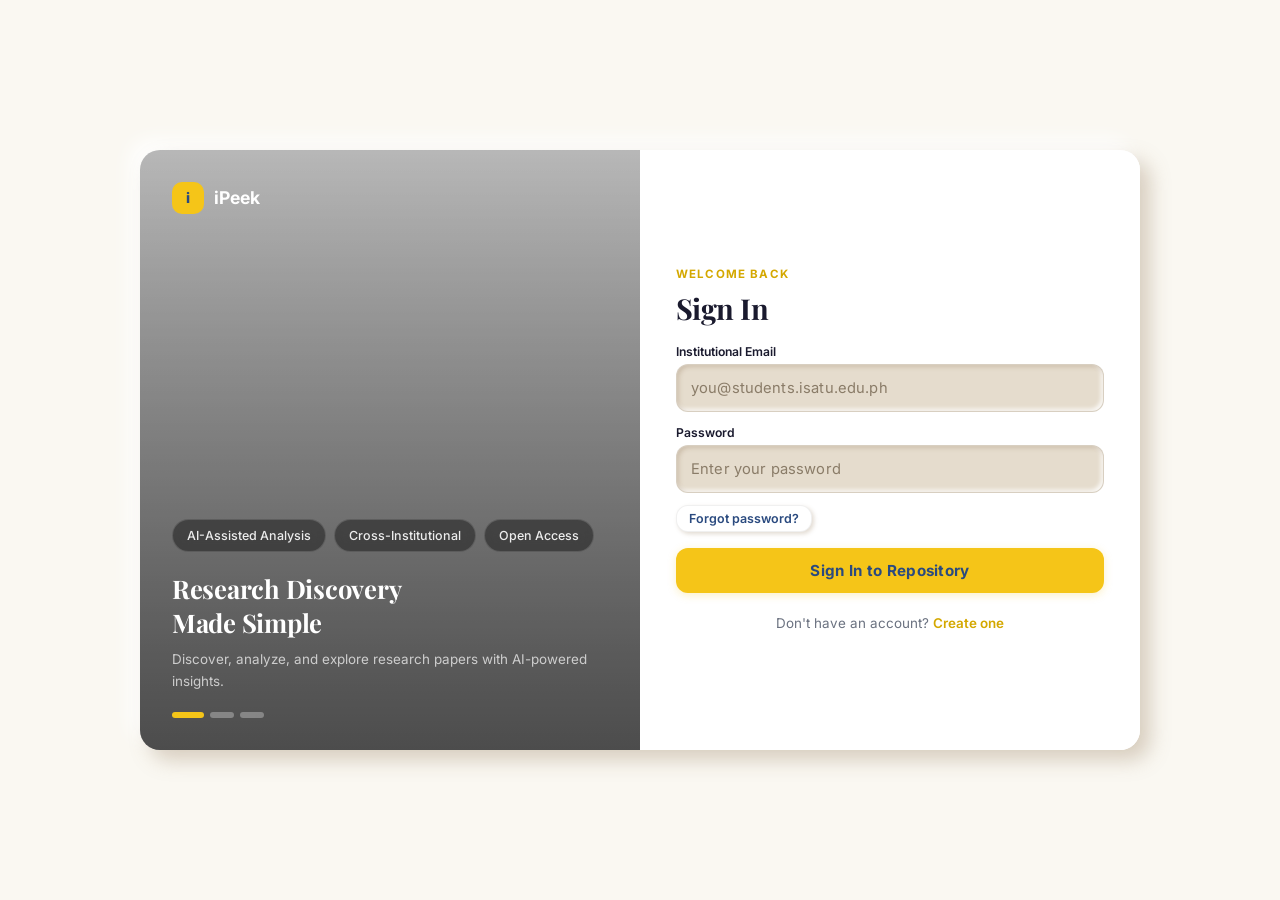
<file: frontend/index.html>
<!DOCTYPE html>
<html lang="en">
<head>
  <meta charset="UTF-8">
  <meta name="viewport" content="width=device-width, initial-scale=1.0">

  <title>iPeek — Sign In</title>

  <link rel="preconnect" href="https://fonts.googleapis.com">
  <link rel="preconnect" href="https://fonts.gstatic.com" crossorigin>
  <link href="https://fonts.googleapis.com/css2?family=Playfair+Display:wght@600;700;800&family=Inter:wght@400;500;600;700&display=swap" rel="stylesheet">
  <link rel="stylesheet" href="css/style.css">
</head>

<body class="login-bg">

  <div class="mobile-welcome" id="mobileWelcome">
    <div class="mw-top">
      <div class="mw-logo">i</div>
      <h1>iPeek</h1>
      <p class="mw-sub">RESEARCH DISCOVERY PLATFORM</p>
      <div class="mw-tags">
        <span class="mw-tag">AI-Assisted Analysis</span>
        <span class="mw-tag">Cross-Institutional</span>
        <span class="mw-tag">Open Access</span>
      </div>
    </div>
    <div class="mw-bottom">
      <h2>Research Discovery Made Simple</h2>
      <p>Discover, analyze, and explore research papers with AI-powered insights.</p>
      <button type="button" class="btn-sign" id="mobileWelcomeSignIn">Sign In <svg class="ui-icon" viewBox="0 0 24 24" fill="none" stroke="currentColor" stroke-width="2" stroke-linecap="round" stroke-linejoin="round" aria-hidden="true" focusable="false"><use href="icons.svg#arrow-right"/></svg></button>
      <p class="mw-footnote">ISAT-U institutional credentials only</p>
    </div>
  </div>

  <div class="login-container" id="authShell">

    <div class="login-left" id="imagePanel">
      <div class="login-left-overlay"></div>
      <div class="login-left-content">
        <div class="login-left-brand">
          <div class="nav-logo">i</div>
          <span>iPeek</span>
        </div>
        <div>
          <div class="login-features">
            <div class="login-feature-pill">AI-Assisted Analysis</div>
            <div class="login-feature-pill">Cross-Institutional</div>
            <div class="login-feature-pill">Open Access</div>
          </div>
          <h2 class="login-left-headline">Research Discovery<br>Made Simple</h2>
          <p class="login-left-sub">
            Discover, analyze, and explore research papers with AI-powered insights.
          </p>
          <div class="login-dots">
            <div class="login-dot active"></div>
            <div class="login-dot"></div>
            <div class="login-dot"></div>
          </div>
        </div>
      </div>
    </div>

    <div class="login-right">

      <div class="auth-toggle" id="authToggle">
        <div class="auth-toggle-indicator"></div>
        <button type="button" id="toggleSignIn" class="active">Sign In</button>
        <button type="button" id="toggleSignUp">Sign Up</button>
      </div>

      <form novalidate onsubmit="event.preventDefault(); login();" id="loginPanel">
        <div class="login-welcome">Welcome back</div>
        <h1 class="login-heading">Sign In</h1>
        <label class="login-label" for="loginUid">Institutional Email</label>
        <input class="login-input" id="loginUid" type="email" autocomplete="username" aria-describedby="loginErr" placeholder="you@students.isatu.edu.ph">
        <label class="login-label" for="loginPwd">Password</label>
        <input class="login-input" id="loginPwd" type="password" autocomplete="current-password" aria-describedby="loginErr" placeholder="Enter your password">
        <div class="login-recovery-row">
          <button type="button" class="btn btn-ghost btn-sm login-recovery" onclick="showReset()">Forgot password?</button>
        </div>
          <div class="err-box" id="loginErr" role="status"></div>
        <button type="submit" class="btn-sign" id="loginBtn">Sign In to Repository</button>
        <div class="login-foot">
          Don't have an account?
          <a href="#" id="showRegisterLink">Create one</a>
        </div>
      </form>

      <div id="resetPanel" style="display:none;">
          <h1 class="login-heading">Reset password</h1>
          <p>Verify your email with a code. Your new password will be emailed to you.</p>

          <form novalidate onsubmit="event.preventDefault(); requestReset();">
          <label class="login-label" for="resetEmail">School email</label>
          <input class="login-input" id="resetEmail" type="email" autocomplete="email">
          <div class="err-box" id="resetErr" role="status"></div>
          <button type="submit" class="btn-sign" id="resetRequest">Send reset code</button>
          </form>
          <form novalidate onsubmit="event.preventDefault(); confirmReset();" id="resetCodePane" style="display:none;">
            <label class="login-label" for="resetCode">Verification code</label>
            <input class="login-input" id="resetCode" maxlength="6" inputmode="numeric" autocomplete="one-time-code">
            <button type="submit" class="btn-sign" id="resetConfirm">Verify and reset password</button>
          </form>
          <div class="reset-back-row">
            <button type="button" class="btn btn-ghost reset-back" onclick="showLogin()">
              <svg class="ui-icon" viewBox="0 0 24 24" fill="none" stroke="currentColor" stroke-width="2" stroke-linecap="round" stroke-linejoin="round" aria-hidden="true" focusable="false"><use href="icons.svg#arrow-left"/></svg>
              Back to sign in
            </button>
          </div>
        </div>
        <form novalidate onsubmit="event.preventDefault(); sendOtp();" id="registerPanel" style="display:none;">
        <div class="login-welcome">Create account</div>
        <h1 class="login-heading">Register</h1>
        <label class="login-label" for="regFullname">Full Name</label>
        <input class="login-input" id="regFullname" type="text" placeholder="Juan Dela Cruz">
        <label class="login-label" for="regEmail">Institutional Email</label>
        <input class="login-input" id="regEmail" type="email" placeholder="you@students.isatu.edu.ph or you@isatu.edu.ph">
        <label class="login-label" for="regDept">Department / College</label>
        <select aria-describedby="collegeStatus" class="login-input" id="regDept" required disabled><option value="" disabled selected>Loading colleges...</option></select><p id="collegeStatus" class="form-status" role="status"></p><button type="button" class="btn btn-ghost btn-sm" onclick="loadColleges()">Reload colleges</button>
        <p style="font-size:0.8rem; color:var(--muted, #666); margin:10px 0 14px;">
          No password needed — after you verify your email, we'll generate one and send it to you.
        </p>
        <div class="err-box" id="regErr" role="status"></div>
        <button type="submit" class="btn-sign" id="sendCodeBtn">Send Verification Code</button>
        <div class="login-foot">
          Already have an account?
          <a href="#" id="showLoginLink">Sign in</a>
        </div>
      </form>

      <form novalidate onsubmit="event.preventDefault(); verifyAndRegister();" id="otpPanel" style="display:none;">
        <div class="login-welcome">Verify email</div>
        <h1 class="login-heading">Enter Code</h1>
        <p style="font-size:0.84rem; color:var(--muted, #666); margin-bottom:14px;">
          We sent a 6-digit code to <strong id="otpEmailDisplay"></strong>. Enter it below.
        </p>
        <label class="login-label" for="otpCode">Verification Code</label>
        <input class="login-input" id="otpCode" type="text" maxlength="6" inputmode="numeric" autocomplete="one-time-code" placeholder="123456">
        <div class="err-box" id="otpErr" role="status"></div>
        <button type="submit" class="btn-sign" id="verifyBtn">Verify &amp; Create Account</button>
        <div class="login-foot">
          <a href="#" id="resendCodeLink">Resend code</a>
          &nbsp;·&nbsp;
          <a href="#" id="editDetailsLink">Edit details</a>
        </div>
      </form>

    </div>
  </div>

  <div class="toast-wrap" id="toasts"></div>

  <script src="js/page-fade.js"></script>
  <script src="js/api.js"></script>
  <script src="js/login.js"></script>
  <script src="js/login-motion.js"></script>

  <script>
    document.addEventListener("DOMContentLoaded", () => {

      const showRegisterLink = document.getElementById("showRegisterLink");
      if (showRegisterLink) showRegisterLink.addEventListener("click", (e) => { e.preventDefault(); e.stopPropagation(); showRegister(); });

      const showLoginLink = document.getElementById("showLoginLink");
      if (showLoginLink) showLoginLink.addEventListener("click", (e) => { e.preventDefault(); e.stopPropagation(); showLogin(); });



      const resendCodeLink = document.getElementById("resendCodeLink");
      if (resendCodeLink) resendCodeLink.addEventListener("click", (e) => { e.preventDefault(); e.stopPropagation(); sendOtp(); });

      const editDetailsLink = document.getElementById("editDetailsLink");
      if (editDetailsLink) editDetailsLink.addEventListener("click", (e) => { e.preventDefault(); e.stopPropagation(); showRegister(); });
    });
  </script>

</body>
</html>
</file>
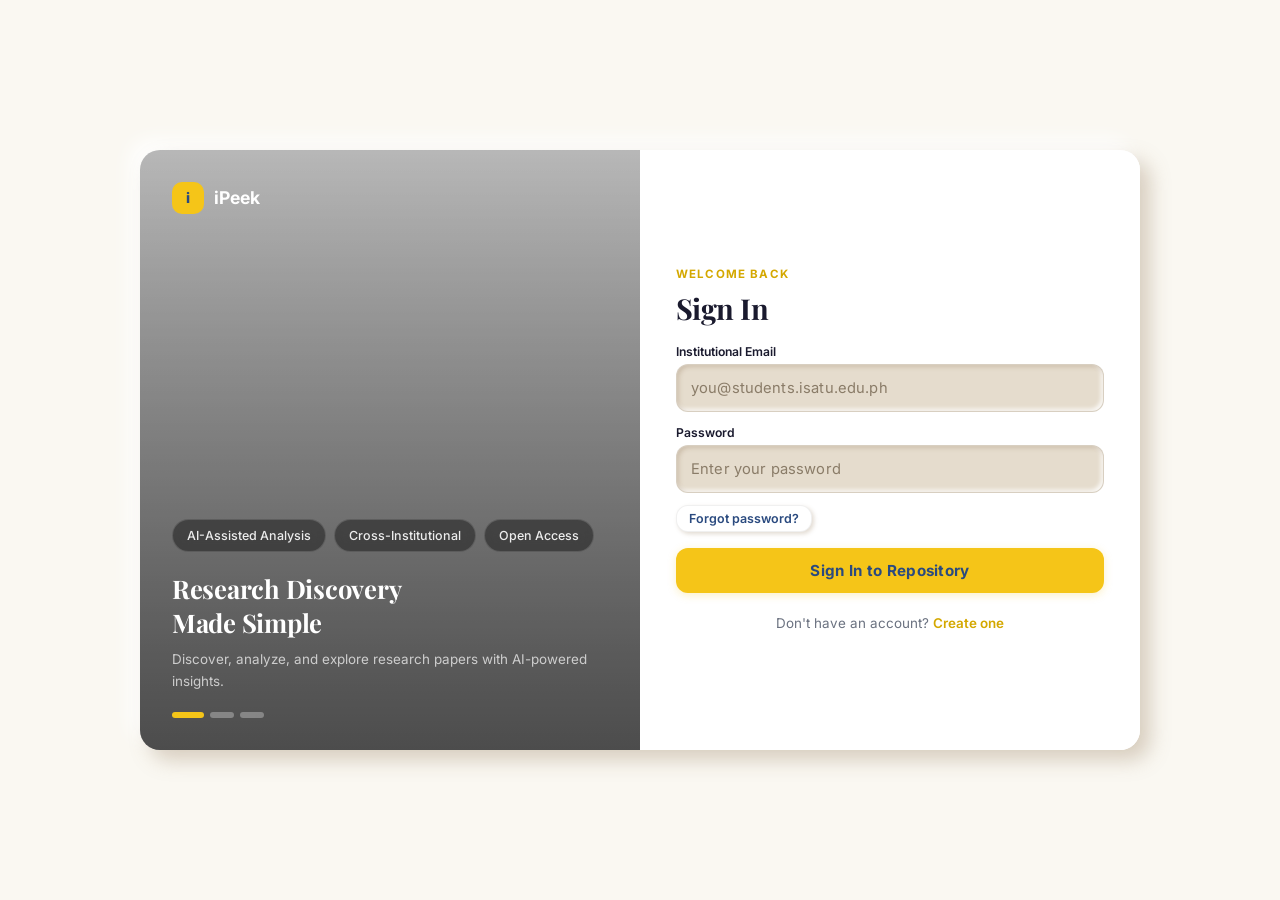
<file: frontend/browse.html>
<!DOCTYPE html>
<html lang="en">
<head>
  <meta charset="UTF-8">
  <meta name="viewport" content="width=device-width, initial-scale=1.0">
  <title>iPeek — Browse Research</title>
  <link rel="preconnect" href="https://fonts.googleapis.com">
  <link rel="preconnect" href="https://fonts.gstatic.com" crossorigin>
  <link href="https://fonts.googleapis.com/css2?family=Playfair+Display:wght@600;700;800&family=Inter:wght@400;500;600;700&display=swap" rel="stylesheet">
  <link rel="stylesheet" href="css/style.css">
  <link rel="stylesheet" href="css/detail.css">
  <script src="js/page-fade.js" defer blocking="render"></script>
</head>
<body style="visibility:hidden;">
  <nav class="navbar">
    <div class="nav-brand">
      <div class="nav-logo">i</div>
      Research Repository
    </div>
    <div class="nav-links"></div>
    <div class="nav-right">
      <a href="profile.html" class="avatar" id="avatarEl" title="View Profile"></a>
      <span class="role-pill" id="rolePill"></span>
      <button class="btn btn-ghost btn-sm" onclick="logout()">Sign Out</button>
    </div>
  </nav>

  <!-- Mobile filter FAB -->
  <button class="filter-fab" id="filterFab" aria-label="Open filters" onclick="openFilterSheet()"><svg class="ui-icon" viewBox="0 0 24 24" fill="none" stroke="currentColor" stroke-width="2" stroke-linecap="round" stroke-linejoin="round" aria-hidden="true" focusable="false"><use href="icons.svg#filter"/></svg></button>

  <!-- Glass filter bottom sheet (mobile) -->
  <div class="glass-sheet-overlay" id="filterOverlay" onclick="closeFilterSheet()"></div>
  <dialog class="glass-sheet" id="filterSheet" aria-label="Browse filters">
    <div class="glass-sheet-handle"></div>
    <div class="glass-sheet-title">Filters</div>
    <button type="button" class="btn btn-ghost" onclick="closeFilterSheet()">Close filters</button>

    <div class="sb-section college-filters">Loading colleges...</div>

  </dialog>

  <div class="layout">
    <!-- Left filter sidebar (desktop) -->
    <div class="sidebar">

      <div class="sb-section college-filters">Loading colleges...</div>

    </div>

    <!-- Main content area -->
    <div class="main">
      <div class="hero">
        <div>
          <h2>Explore ISAT-U Research</h2>
          <p>Capstone and thesis projects · Main Campus · Approved papers</p>
        </div>
        <span class="badge badge-validated">ISAT-U Main Campus</span>
      </div>

      <div class="search-wrap mb-md">
        <span class="search-icon"><svg class="ui-icon" viewBox="0 0 24 24" fill="none" stroke="currentColor" stroke-width="2" stroke-linecap="round" stroke-linejoin="round" aria-hidden="true" focusable="false"><use href="icons.svg#search"/></svg></span>
        <input type="text" id="searchInput" placeholder="Search title or author...">
      </div>

      <div class="year-pills">
        <label for="yearFilter">Year</label>
        <div class="browse-year-select">
          <select id="yearFilter" class="form-input" disabled></select>
          <svg class="ui-icon" viewBox="0 0 24 24" fill="none" stroke="currentColor" stroke-width="2" stroke-linecap="round" stroke-linejoin="round" aria-hidden="true" focusable="false"><use href="icons.svg#chevron-right"/></svg>
        </div>
      </div>

      <div class="results-bar">
        <span id="resultsCount">Loading...</span>
      </div>

      <div class="research-grid" id="grid"></div>

      <div id="empty" class="empty-state" style="display:none;">
        <div class="empty-state-icon"><svg class="ui-icon" viewBox="0 0 24 24" fill="none" stroke="currentColor" stroke-width="2" stroke-linecap="round" stroke-linejoin="round" aria-hidden="true" focusable="false"><use href="icons.svg#inbox"/></svg></div>
        <p>No research found. Try adjusting your filters.</p>
      </div>

      <div id="loading" class="text-center" style="padding:60px 0;color:var(--muted);">
        <div class="spinner spinner-lg" style="margin:0 auto 12px;"></div>
        <p>Loading repository...</p>
      </div>
    </div>
  </div>

  <div class="toast-wrap" id="toasts"></div>

  <script src="js/api.js"></script>
  <script src="js/keyboard.js"></script>
  <script src="js/pillnav.js"></script>
  <script src="js/motion.js"></script>
  <script src="js/browse.js"></script>
  <script src="js/detail.js"></script>
  <script src="js/detail-overlay.js"></script>

  <script>
    function openFilterSheet() {
      document.getElementById("filterSheet").classList.add("open");
      uiDialog.open("filterSheet", closeFilterSheet);
    }
    function closeFilterSheet() {
      document.getElementById("filterOverlay").classList.remove("open");
      document.getElementById("filterSheet").classList.remove("open");
      uiDialog.close("filterSheet");
    }

    async function logout() {
      try { await apiLogout(); } catch {}
      sessionStorage.clear();
      window.location.replace("index.html");
    }
  </script>

</body>
</html>
</file>
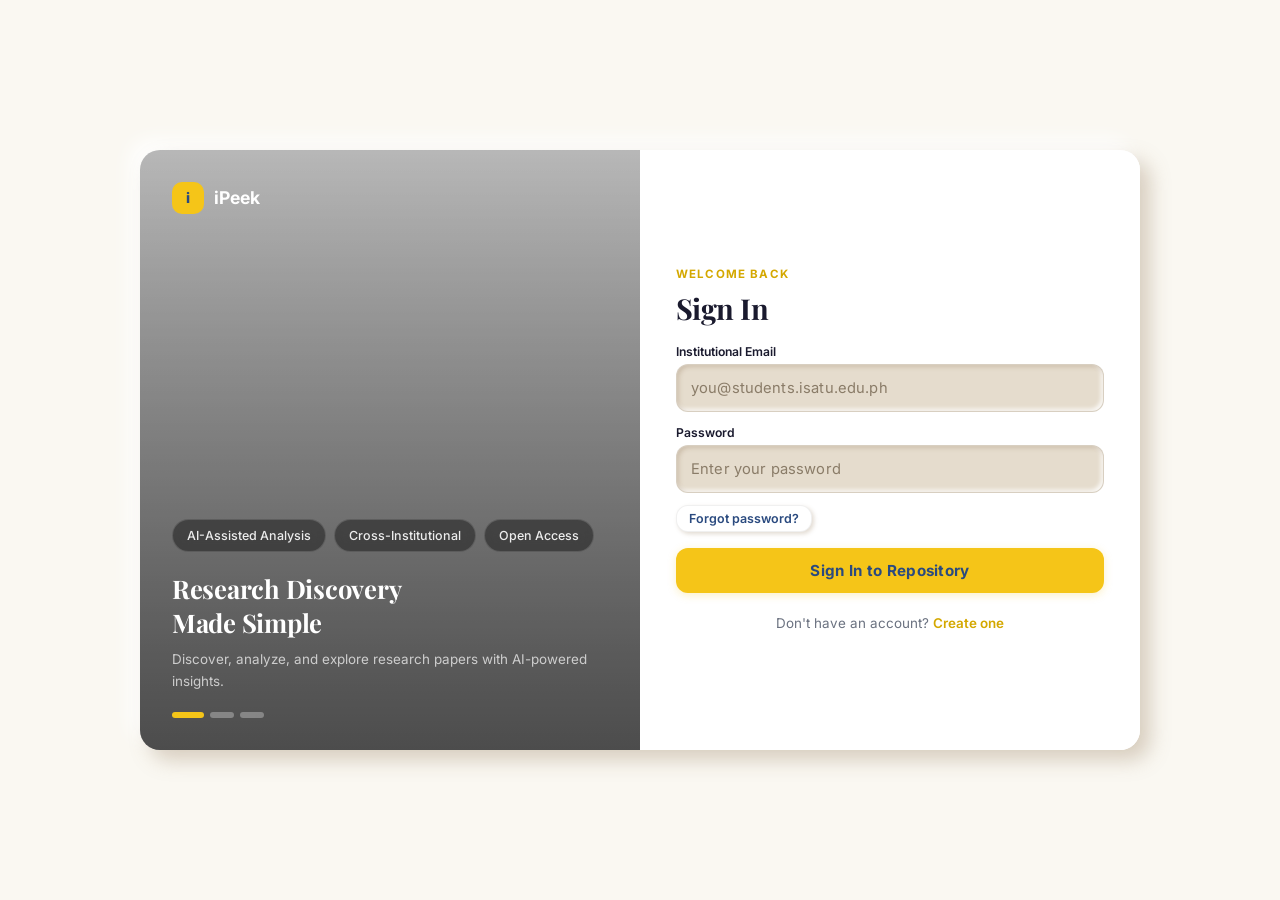
<file: frontend/dashboard.html>
<!DOCTYPE html>
<html lang="en">
<head>
  <meta charset="UTF-8">
  <meta name="viewport" content="width=device-width, initial-scale=1.0">
  <title>iPeek — Dashboard</title>
  <link rel="preconnect" href="https://fonts.googleapis.com">
  <link rel="preconnect" href="https://fonts.gstatic.com" crossorigin>
  <link href="https://fonts.googleapis.com/css2?family=Playfair+Display:wght@600;700;800&family=Inter:wght@400;500;600;700&display=swap" rel="stylesheet">
  <link rel="stylesheet" href="css/style.css">
  <link rel="stylesheet" href="css/dashboard.css">
  <script src="js/page-fade.js" defer blocking="render"></script>
</head>
<body class="dashboard-page" style="visibility:hidden;">
  <nav class="navbar">
    <div class="nav-brand">
      <div class="nav-logo">i</div>
      Research Repository
    </div>
    <div class="nav-links"></div>
    <div class="nav-right">
      <a href="profile.html" class="avatar" id="avatarEl" title="View Profile"></a>
      <span class="role-pill" id="rolePill"></span>
      <button class="btn btn-ghost btn-sm" onclick="logout()">Sign Out</button>
    </div>
  </nav>

  <main class="dashboard-main">
    <header class="dashboard-heading">
      <div><h1>Repository overview</h1><p id="greeting" class="dashboard-muted">Welcome.</p></div>
      <a class="btn btn-accent" href="upload.html"><svg class="ui-icon" viewBox="0 0 24 24" fill="none" stroke="currentColor" stroke-width="2" stroke-linecap="round" stroke-linejoin="round" aria-hidden="true" focusable="false"><use href="icons.svg#upload"/></svg> Upload research</a>
    </header>
    <section aria-label="Repository metrics">
      <div class="dashboard-metrics" id="dashboardMetrics" aria-busy="true">
      <a class="dashboard-metric" href="review.html"><span class="metric-label"><svg class="ui-icon" viewBox="0 0 24 24" fill="none" stroke="currentColor" stroke-width="2" stroke-linecap="round" stroke-linejoin="round" aria-hidden="true" focusable="false"><use href="icons.svg#document"/></svg> Total Research</span><strong id="statTotal" class="metric-value" aria-live="polite">Loading?</strong></a>
      <a class="dashboard-metric" href="review.html?status=pending"><span class="metric-label"><svg class="ui-icon" viewBox="0 0 24 24" fill="none" stroke="currentColor" stroke-width="2" stroke-linecap="round" stroke-linejoin="round" aria-hidden="true" focusable="false"><use href="icons.svg#my-submissions"/></svg> Pending Review</span><strong id="statPending" class="metric-value" aria-live="polite">Loading?</strong></a>
      <a class="dashboard-metric" href="browse.html"><span class="metric-label"><svg class="ui-icon" viewBox="0 0 24 24" fill="none" stroke="currentColor" stroke-width="2" stroke-linecap="round" stroke-linejoin="round" aria-hidden="true" focusable="false"><use href="icons.svg#review"/></svg> Approved</span><strong id="statApproved" class="metric-value" aria-live="polite">Loading?</strong></a>
      <a class="dashboard-metric" href="users.html"><span class="metric-label"><svg class="ui-icon" viewBox="0 0 24 24" fill="none" stroke="currentColor" stroke-width="2" stroke-linecap="round" stroke-linejoin="round" aria-hidden="true" focusable="false"><use href="icons.svg#users"/></svg> Registered Users</span><strong id="statUsers" class="metric-value" aria-live="polite">Loading?</strong><span class="metric-note">All roles, including inactive accounts</span></a>
      </div>
      <div class="dashboard-secondary"><a href="review.html?status=returned">Returned <strong id="statReturned">Loading?</strong></a><p id="metricsStatus" class="dashboard-muted" role="status"></p><button type="button" class="btn btn-ghost btn-sm" id="retryMetrics" hidden>Retry counts</button></div>
    </section>
    <section id="reviewQueueStatus" class="dashboard-review-strip" data-state="loading" aria-label="Review queue" aria-live="polite">
      <svg class="ui-icon" viewBox="0 0 24 24" fill="none" stroke="currentColor" stroke-width="2" stroke-linecap="round" stroke-linejoin="round" aria-hidden="true" focusable="false"><use href="icons.svg#review"/></svg><div><h2 id="queueTitle">Checking review queue?</h2><p id="pendingMsg">Loading submission counts.</p></div>
      <a id="reviewQueueAction" class="btn btn-primary" href="review.html?status=pending" hidden>Review submissions <svg class="ui-icon" viewBox="0 0 24 24" fill="none" stroke="currentColor" stroke-width="2" stroke-linecap="round" stroke-linejoin="round" aria-hidden="true" focusable="false"><use href="icons.svg#arrow-right"/></svg></a>
    </section>
    <div class="dashboard-columns">
      <section class="dashboard-card dashboard-recent" aria-labelledby="recentHeading">
        <header class="dashboard-card-heading"><h2 id="recentHeading">Recent submissions</h2><a href="review.html">View all <svg class="ui-icon" viewBox="0 0 24 24" fill="none" stroke="currentColor" stroke-width="2" stroke-linecap="round" stroke-linejoin="round" aria-hidden="true" focusable="false"><use href="icons.svg#arrow-right"/></svg></a></header>
        <div id="recentList" aria-busy="true"><p class="dashboard-panel-message" role="status">Loading recent submissions?</p></div>
      </section>
      <div class="dashboard-side">
        <section class="dashboard-card" aria-labelledby="healthHeading">
          <header class="dashboard-card-heading"><h2 id="healthHeading">Repository health</h2><span id="healthState" class="dashboard-state" data-state="loading">Loading</span></header>
          <p id="repositoryStatus" class="dashboard-panel-message" role="status">Loading repository status?</p>
          <button type="button" class="btn btn-ghost btn-sm" id="refreshHealth">Refresh status</button>
        </section>
        <section class="dashboard-card" aria-labelledby="terminalHeading">
          <header class="dashboard-card-heading"><h2 id="terminalHeading">Library terminal</h2><a href="library.html" aria-label="Open Library Terminal"><svg class="ui-icon" viewBox="0 0 24 24" fill="none" stroke="currentColor" stroke-width="2" stroke-linecap="round" stroke-linejoin="round" aria-hidden="true" focusable="false"><use href="icons.svg#arrow-right"/></svg></a></header>
          <p class="dashboard-session-count"><strong id="kioskSessionCount" aria-live="polite">Loading?</strong> <span>active sessions</span></p>
          <div id="kioskSessionList" aria-busy="true"><p class="dashboard-muted">Loading terminal sessions?</p></div>
          <a class="dashboard-terminal-link" href="library.html">Library Terminal <svg class="ui-icon" viewBox="0 0 24 24" fill="none" stroke="currentColor" stroke-width="2" stroke-linecap="round" stroke-linejoin="round" aria-hidden="true" focusable="false"><use href="icons.svg#arrow-right"/></svg></a>
        </section>
      </div>
    </div>
    <nav class="dashboard-quick" aria-label="Quick access"><span>Quick access</span><a href="review.html"><svg class="ui-icon" viewBox="0 0 24 24" fill="none" stroke="currentColor" stroke-width="2" stroke-linecap="round" stroke-linejoin="round" aria-hidden="true" focusable="false"><use href="icons.svg#review"/></svg> Review Queue</a><a href="users.html"><svg class="ui-icon" viewBox="0 0 24 24" fill="none" stroke="currentColor" stroke-width="2" stroke-linecap="round" stroke-linejoin="round" aria-hidden="true" focusable="false"><use href="icons.svg#users"/></svg> Manage Users</a><a href="browse.html"><svg class="ui-icon" viewBox="0 0 24 24" fill="none" stroke="currentColor" stroke-width="2" stroke-linecap="round" stroke-linejoin="round" aria-hidden="true" focusable="false"><use href="icons.svg#browse"/></svg> Browse Repository</a></nav>
  </main>

  <div class="toast-wrap" id="toasts"></div>

  <script src="js/api.js"></script>
  <script src="js/pillnav.js"></script>
  <script src="js/motion.js"></script>
  <script src="js/dashboard.js"></script>

  <script>
    async function logout() {
      try { await apiLogout(); } catch {}
      sessionStorage.clear();
      window.location.replace("index.html");
    }
  </script>
</body>
</html>
</file>
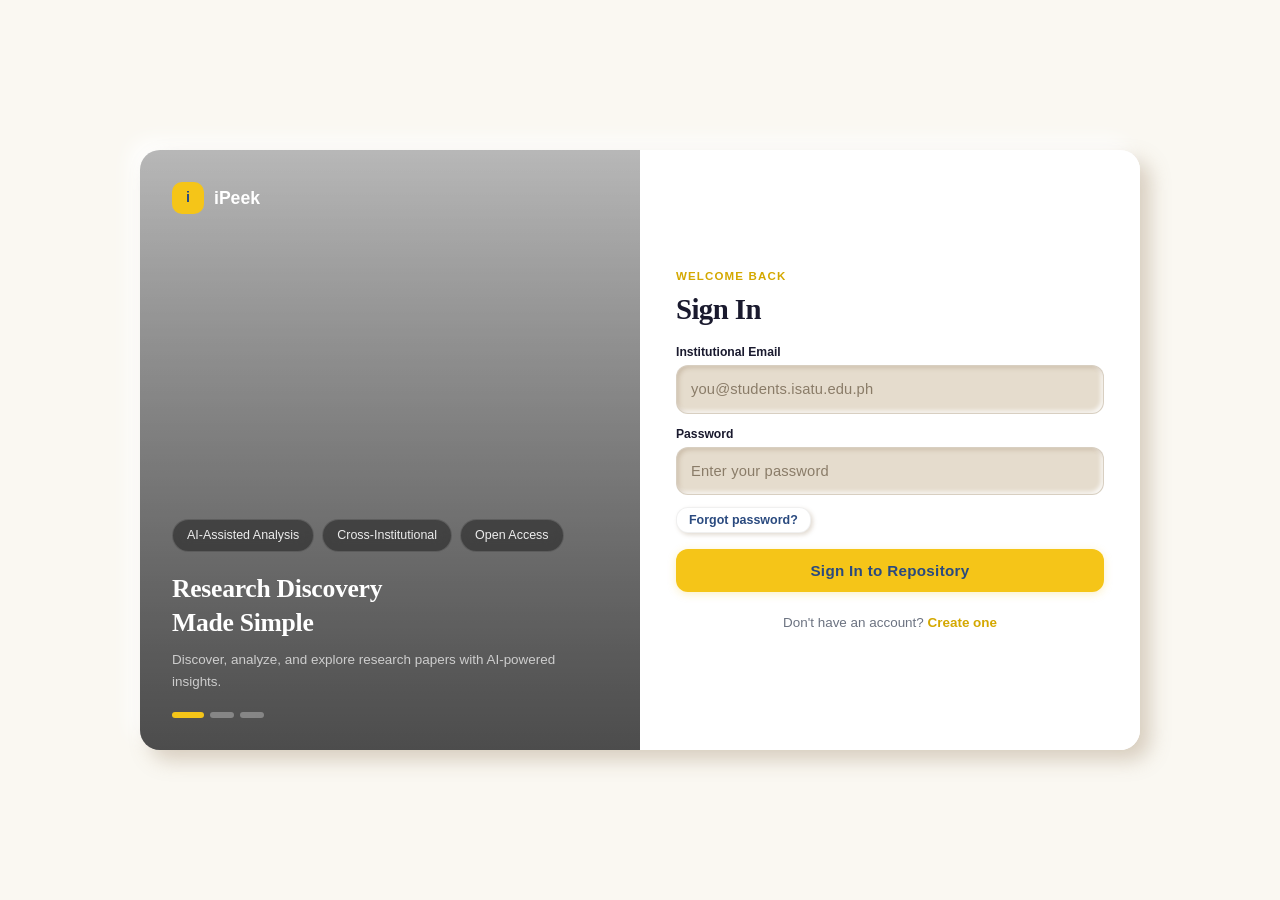
<file: frontend/detail.html>
<!DOCTYPE html>
<html lang="en">
<head>
  <meta charset="UTF-8">
  <meta name="viewport" content="width=device-width, initial-scale=1.0">
  <title>iPeek — Research Detail</title>
  <link rel="preconnect" href="https://fonts.googleapis.com">
  <link rel="preconnect" href="https://fonts.gstatic.com" crossorigin>
  <link href="https://fonts.googleapis.com/css2?family=Playfair+Display:wght@600;700;800&family=Inter:wght@400;500;600;700&display=swap" rel="stylesheet">
  <link rel="stylesheet" href="css/style.css">
  <link rel="stylesheet" href="css/detail.css">
  <script src="js/page-fade.js" defer blocking="render"></script>
</head>
<body style="visibility:hidden;">
  <nav class="navbar">
    <div class="nav-brand">
      <div class="nav-logo">i</div>
      Research Repository
    </div>
    <div class="nav-links"></div>
    <div class="nav-right">
      <a href="profile.html" class="avatar" id="avatarEl" title="View Profile"></a>
      <span class="role-pill" id="rolePill"></span>
      <button class="btn btn-ghost btn-sm" onclick="logout()">Sign Out</button>
    </div>
  </nav>

  <main class="main detail-workspace">
    <div class="reader-tabs" role="tablist" aria-label="Research detail views" hidden>
      <button id="paperTab" type="button" role="tab" aria-controls="paperPanel" aria-selected="true">Paper</button>
      <button id="insightsTab" type="button" role="tab" aria-controls="insightsPanel" aria-selected="false" tabindex="-1">Insights</button>
    </div>
    <div class="reader-columns">
      <section id="paperPanel" class="paper-panel" aria-labelledby="paperTitle">
    <div class="reading-toolbar">
      <a class="back-link" data-detail-close href="browse.html"><svg class="ui-icon" viewBox="0 0 24 24" fill="none" stroke="currentColor" stroke-width="2" stroke-linecap="round" stroke-linejoin="round" aria-hidden="true" focusable="false"><use href="icons.svg#arrow-left"/></svg> Close / Back to Browse</a>
    </div>
        <article class="card paper-info">
          <h1 class="paper-title" id="paperTitle">Loading research...</h1>
          <p class="paper-meta" id="paperMeta"></p>
          <div class="meta-chips" id="metaChips"></div>
        </article>
          <section class="card paper-abstract" aria-labelledby="abstractHeading">
            <h2 class="section-label" id="abstractHeading">Abstract</h2>
            <div class="abstract-text" id="abstractText">Loading...</div>
          </section>
          <section id="pdfViewerTrigger" class="card paper-document" hidden aria-label="Full paper">
            <button id="readPdfBtn" type="button" class="btn btn-accent btn-full">
              <svg class="ui-icon" viewBox="0 0 24 24" fill="none" stroke="currentColor" stroke-width="2" stroke-linecap="round" stroke-linejoin="round" aria-hidden="true" focusable="false"><use href="icons.svg#document"/></svg> Read Full Version
            </button>
          </section>
          <section id="imradViewerCard" class="card paper-document" hidden aria-labelledby="imradHeading">
            <h2 class="section-label" id="imradHeading">IMRaD Summary</h2>
            <p class="insight-note">The author did not permit remote PDF viewing. This AI-generated guide uses retrieved repository context; consult the full paper at the Library Viewing Station to verify its methods and findings.</p>
            <div class="ai-box" id="imradBox" aria-live="polite"></div>
          </section>
          <p id="consentNotice" class="insight-note" hidden>The author did not permit remote PDF viewing. The full paper is available at the Library Viewing Station.</p>
      </section>
      <div class="analysis-workspace">
      <section id="insightsPanel" class="insights-panel" aria-labelledby="insightsHeading">
        <header class="insights-header">
          <div><p class="reading-eyebrow">READ WITH CONTEXT</p><h2 id="insightsHeading">Research Insights</h2></div>
          <span class="badge badge-pending" id="analysisStatus" role="status">Loading...</span>
        </header>
        <p id="aiAccessNotice" class="access-notice" hidden>Research Insights is available to students and library staff. You can read the paper's abstract and any PDF the author permits you to view.</p>
        <div id="insightsScroll" class="insights-scroll">
          <article id="openingResponse" class="insight-message" aria-label="iPeek opening analysis">
            <div class="message-label"><span class="ipeek-mark" aria-hidden="true">i</span> iPeek <span class="message-context">Opening analysis</span></div>
            <p class="insight-note">Repository-based analysis to help you explore this paper. Check the cited sources before treating it as a finding of the selected paper.</p>
            <div id="summaryBox" class="opening-prose" aria-live="polite"></div>
            <div id="similarityBox" class="opening-prose" aria-live="polite"></div>
            <div id="gapsBox" class="opening-prose" aria-live="polite"></div>
            <details id="relatedStudies" class="related-studies" open>
              <summary>Related Research</summary>
              <p id="relatedOrigin" class="insight-note">Sources from the opening similarity analysis, in returned order. Up to five unique papers.</p>
              <div id="relatedBox" aria-live="polite"></div>
            </details>
          </article>
          <div id="refinementThread" class="refinement-thread" role="log" aria-label="Analysis refinements" aria-live="polite" aria-relevant="additions text"></div>
        </div>
        <form id="refineForm" class="insight-composer" hidden>
          <div class="composer-heading"><label for="refineTarget">Refine analysis</label><span class="insight-note">One request at a time</span></div>
          <select id="refineTarget" class="form-input">
            <option value="auto">Auto (Research Similarity)</option>
            <option value="similarity">Research Similarity</option>
            <option value="summary">Summary</option>
            <option value="gap">Research Gaps</option>
            <option value="imrad">IMRaD</option>
          </select>
          <label class="sr-only" for="refineInput">Refinement prompt</label>
          <textarea id="refineInput" class="form-input" rows="2" maxlength="4000" placeholder="What would you like to expand or refocus?" aria-describedby="refineHelp refineStatus" required></textarea>
          <div class="composer-footer"><p id="refineHelp" class="insight-note">Refines the selected analysis. Earlier messages are not sent.</p><button id="refineBtn" class="btn btn-accent" type="submit">Refine</button></div>
          <p id="refineStatus" class="refine-status" role="status"></p>
        </form>
      </section>
      </div>
    </div>
  </main>

  <div class="toast-wrap" id="toasts"></div>

  <script src="js/api.js"></script>
  <script src="js/pillnav.js"></script>
  <script src="js/motion.js"></script>
  <script src="js/detail.js"></script>
  <script src="js/detail-overlay.js"></script>

  <script>
    async function logout() {
      try { await apiLogout(); } catch {}
      sessionStorage.clear();
      window.location.replace("index.html");
    }
  </script>
</body>
</html>
</file>
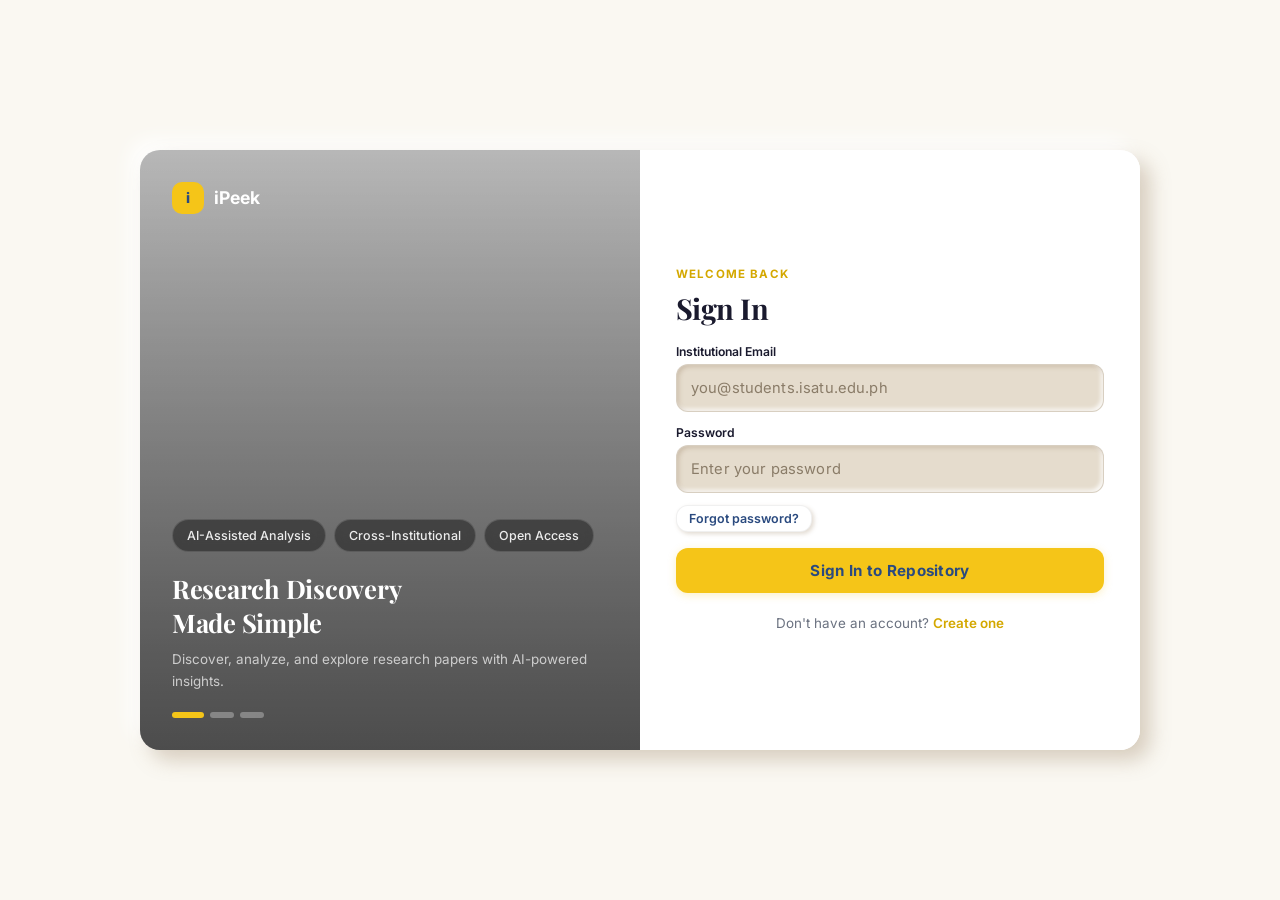
<file: frontend/my-submissions.html>
<!DOCTYPE html>
<html lang="en">
<head>
  <meta charset="UTF-8">
  <meta name="viewport" content="width=device-width, initial-scale=1.0">
  <title>iPeek — My Submissions</title>
  <link rel="preconnect" href="https://fonts.googleapis.com">
  <link rel="preconnect" href="https://fonts.gstatic.com" crossorigin>
  <link href="https://fonts.googleapis.com/css2?family=Playfair+Display:wght@600;700;800&family=Inter:wght@400;500;600;700&display=swap" rel="stylesheet">
  <link rel="stylesheet" href="css/style.css">
  <script src="js/page-fade.js" defer blocking="render"></script>
</head>
<body style="visibility:hidden;">
  <nav class="navbar">
    <div class="nav-brand">
      <div class="nav-logo">i</div>
      Research Repository
    </div>
    <div class="nav-links"></div>
    <div class="nav-right">
      <a href="profile.html" class="avatar" id="avatarEl" title="View Profile"></a>
      <span class="role-pill" id="rolePill"></span>
      <button class="btn btn-ghost btn-sm" onclick="logout()">Sign Out</button>
    </div>
  </nav>

  <div class="layout-two">
    <div class="hero mb-md">
      <div>
        <h2>My Submissions</h2>
        <p>Track the status of research you've submitted</p>
      </div>
    </div>

    <div id="subList"></div>

    <div id="empty" class="empty-state" style="display:none;">
      <div class="empty-state-icon"><svg class="ui-icon" viewBox="0 0 24 24" fill="none" stroke="currentColor" stroke-width="2" stroke-linecap="round" stroke-linejoin="round" aria-hidden="true" focusable="false"><use href="icons.svg#inbox"/></svg></div>
      <p>You haven't submitted any research yet.</p>
      <button class="btn btn-primary mt-md" onclick="location.href='upload.html'">
        Submit Your First Paper
      </button>
    </div>

    <div id="loading" class="text-center" style="padding:60px 0;color:var(--muted);">
      <div class="spinner spinner-lg" style="margin:0 auto 12px;"></div>
      <p>Loading your submissions...</p>
    </div>
  </div>

  <div class="toast-wrap" id="toasts"></div>

  <script src="js/api.js"></script>
  <script src="js/pillnav.js"></script>
  <script src="js/motion.js"></script>
  <script src="js/my-submissions.js"></script>

  <script>
    async function logout() {
      try { await apiLogout(); } catch {}
      sessionStorage.clear();
      window.location.replace("index.html");
    }
  </script>
</body>
</html>
</file>
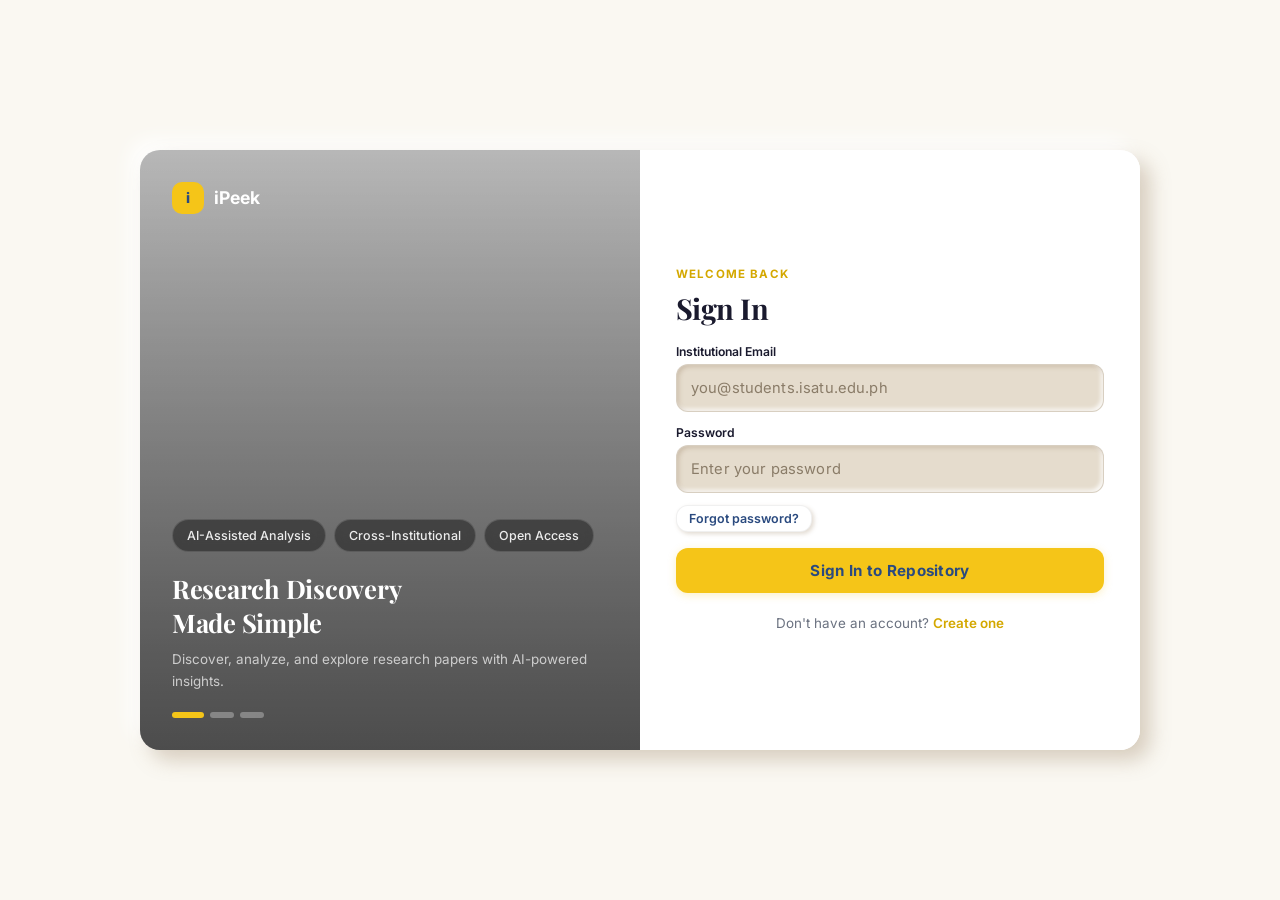
<file: frontend/profile.html>
<!DOCTYPE html>
<html lang="en">
<head>
  <meta charset="UTF-8">
  <meta name="viewport" content="width=device-width, initial-scale=1.0">
  <title>iPeek — Profile</title>
  <link rel="preconnect" href="https://fonts.googleapis.com">
  <link rel="preconnect" href="https://fonts.gstatic.com" crossorigin>
  <link href="https://fonts.googleapis.com/css2?family=Playfair+Display:wght@600;700;800&family=Inter:wght@400;500;600;700&display=swap" rel="stylesheet">
  <link rel="stylesheet" href="css/style.css">
  <script src="js/page-fade.js" defer blocking="render"></script>
</head>
<body style="visibility:hidden;">
  <nav class="navbar">
    <div class="nav-brand">
      <div class="nav-logo">i</div>
      Research Repository
    </div>
    <div class="nav-links"></div>
    <div class="nav-right">
      <a href="profile.html" class="avatar" id="avatarEl" title="View Profile"></a>
      <span class="role-pill" id="rolePill"></span>
      <button class="btn btn-ghost btn-sm" onclick="logout()">Sign Out</button>
    </div>
  </nav>

  <div class="profile-layout">
    <!-- Left column: avatar card -->
    <div>
      <div class="profile-avatar-card">
        <div class="avatar-large" id="avatarLarge">
          <span id="avatarInitials"></span>
          <div class="avatar-edit"><svg class="ui-icon" viewBox="0 0 24 24" fill="none" stroke="currentColor" stroke-width="2" stroke-linecap="round" stroke-linejoin="round" aria-hidden="true" focusable="false"><use href="icons.svg#edit"/></svg></div>
        </div>
        <div class="profile-name" id="profileName"></div>
        <div class="profile-email" id="profileEmail"></div>
        <span class="role-pill" id="profileRolePill"></span>
        <div class="profile-meta">
          <div class="profile-meta-item"><svg class="ui-icon" viewBox="0 0 24 24" fill="none" stroke="currentColor" stroke-width="2" stroke-linecap="round" stroke-linejoin="round" aria-hidden="true" focusable="false"><use href="icons.svg#building"/></svg> <strong id="metaUniv">ISAT-U</strong></div>
          <div class="profile-meta-item"><svg class="ui-icon" viewBox="0 0 24 24" fill="none" stroke="currentColor" stroke-width="2" stroke-linecap="round" stroke-linejoin="round" aria-hidden="true" focusable="false"><use href="icons.svg#identity"/></svg> <strong id="metaId">—</strong></div>
          <div class="profile-meta-item"><svg class="ui-icon" viewBox="0 0 24 24" fill="none" stroke="currentColor" stroke-width="2" stroke-linecap="round" stroke-linejoin="round" aria-hidden="true" focusable="false"><use href="icons.svg#calendar"/></svg> <strong>Member since 2019</strong></div>
          <div class="profile-meta-item"><svg class="ui-icon" viewBox="0 0 24 24" fill="none" stroke="currentColor" stroke-width="2" stroke-linecap="round" stroke-linejoin="round" aria-hidden="true" focusable="false"><use href="icons.svg#document"/></svg> <strong id="metaPapers">0</strong> validated papers</div>
        </div>
      </div>
    </div>

    <!-- Right column: settings form -->
    <div>
      <form id="profileForm" class="profile-form-card" novalidate onsubmit="event.preventDefault(); saveChanges();">
        <div class="section-title">Personal Information</div>

        <div class="form-row">
          <div class="form-group">
            <label class="form-label" for="firstName">First Name</label>
            <input class="form-input" id="firstName" placeholder="First name">
          </div>
          <div class="form-group">
            <label class="form-label" for="lastName">Last Name</label>
            <input class="form-input" id="lastName" placeholder="Last name">
          </div>
        </div>

        <div class="form-row">
          <div class="form-group">
            <label class="form-label" for="email">Email Address</label>
            <input class="form-input" id="email" readonly aria-describedby="emailHelp" type="email" placeholder="email@isat-u.edu.ph"><p id="emailHelp" class="text-sm">Your school email is your username and cannot be changed.</p>
          </div>
          <div class="form-group">
            <label class="form-label" for="contact">Contact Number</label>
            <input class="form-input" id="contact" placeholder="+63 9XX XXX XXXX">
          </div>
        </div>

        <div class="form-group">
          <label class="form-label" for="department">Department</label>
          <select class="form-input" id="department">
            <option>Library Services</option>
            <option>College of Engineering</option>
            <option>College of Computing</option>
            <option>College of Arts &amp; Sciences</option>
            <option>IT Department</option>
          </select>
        </div>

        <hr class="divider">

        <div class="section-title">Change Password</div>

        <div class="form-group">
          <label class="form-label" for="currentPw">Current Password</label>
          <input class="form-input" id="currentPw" type="password" placeholder="Enter current password">
        </div>

        <div class="form-row">
          <div class="form-group">
            <label class="form-label" for="newPw">New Password</label>
            <input class="form-input" id="newPw" type="password" placeholder="Min. 8 characters" oninput="checkStrength(this.value)">
            <div class="pw-bar">
              <div class="pw-segment" id="pwSeg1"></div>
              <div class="pw-segment" id="pwSeg2"></div>
              <div class="pw-segment" id="pwSeg3"></div>
            </div>
            <div class="pw-label" id="pwLabel"></div>
          </div>
          <div class="form-group">
            <label class="form-label" for="confirmPw">Confirm Password</label>
            <input class="form-input" id="confirmPw" type="password" placeholder="Repeat new password">
          </div>
        </div>

        <!-- Desktop save/cancel -->
        <p class="form-status profile-status" role="status"></p>
        <div class="form-actions-right profile-actions-desktop">
          <button type="button" class="btn btn-ghost" onclick="cancelChanges()">Cancel</button>
          <button type="submit" form="profileForm" class="btn btn-primary profile-save">Save Changes</button>
        </div>
      </form>
    </div>
  </div>

  <!-- Mobile sticky bottom bar -->
  <div class="profile-actions-sticky">
    <p class="form-status profile-status" role="status"></p>
    <button type="button" class="btn btn-ghost" onclick="cancelChanges()">Cancel</button>
    <button type="submit" form="profileForm" class="btn btn-primary profile-save">Save Changes</button>
  </div>

  <div class="toast-wrap" id="toasts"></div>

  <script src="js/api.js"></script>
  <script src="js/pillnav.js"></script>
  <script src="js/motion.js"></script>
  <script src="js/profile.js"></script>

  <script>
    async function logout() {
      try { await apiLogout(); } catch {}
      sessionStorage.clear();
      window.location.replace("index.html");
    }
  </script>
</body>
</html>
</file>
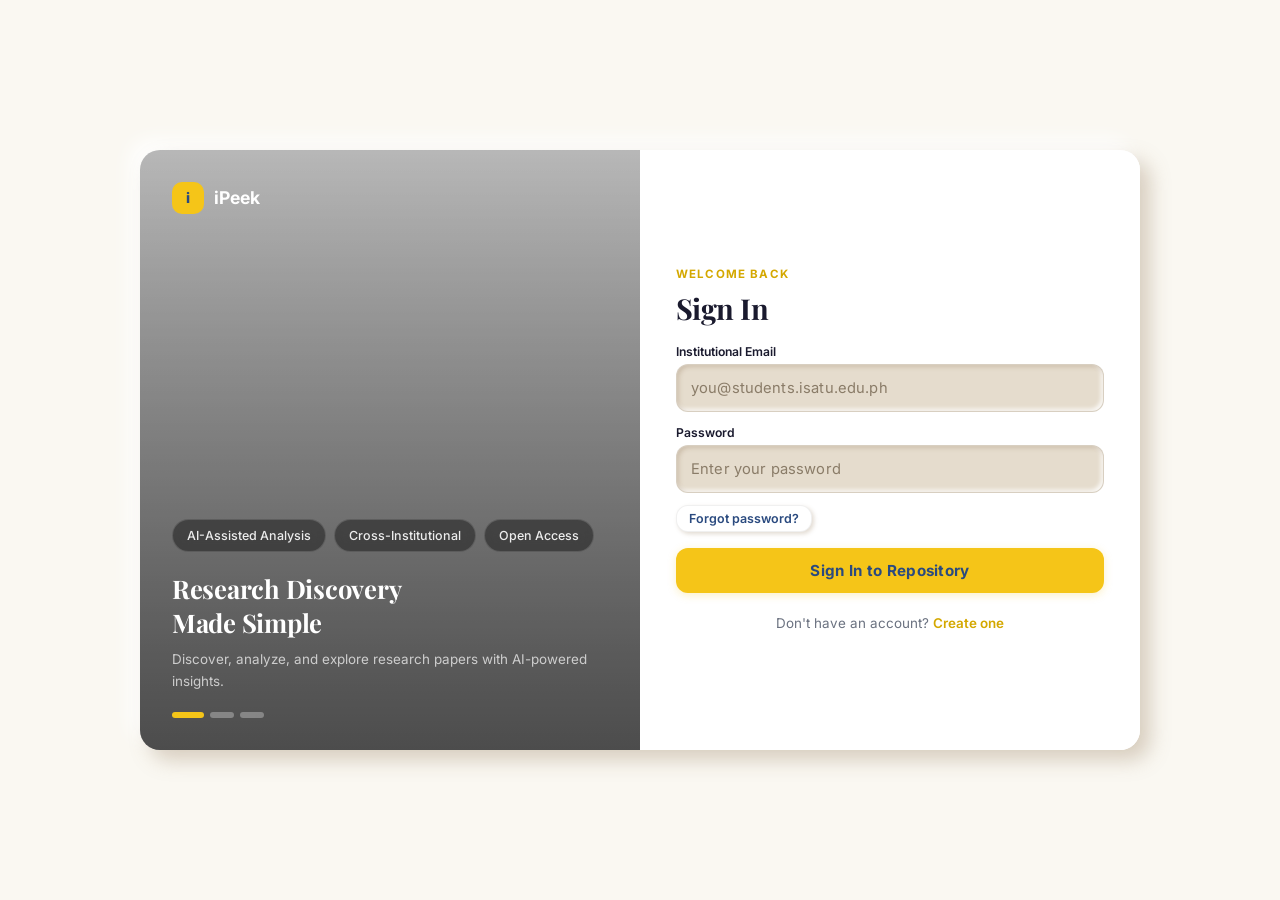
<file: frontend/review.html>
<!DOCTYPE html>
<html lang="en">
<head>
  <meta charset="UTF-8">
  <meta name="viewport" content="width=device-width, initial-scale=1.0">
  <title>iPeek — Review Queue</title>
  <link rel="preconnect" href="https://fonts.googleapis.com">
  <link rel="preconnect" href="https://fonts.gstatic.com" crossorigin>
  <link href="https://fonts.googleapis.com/css2?family=Playfair+Display:wght@600;700;800&family=Inter:wght@400;500;600;700&display=swap" rel="stylesheet">
  <link rel="stylesheet" href="css/style.css">
  <script src="js/page-fade.js" defer blocking="render"></script>
</head>
<body style="visibility:hidden;">

  <nav class="navbar">
    <div class="nav-brand">
      <div class="nav-logo">i</div>
      Research Repository
    </div>
    <div class="nav-links"></div>
    <div class="nav-right">
      <a href="profile.html" class="avatar" id="avatarEl" title="View Profile"></a>
      <span class="role-pill" id="rolePill"></span>
      <button class="btn btn-ghost btn-sm" onclick="logout()">Sign Out</button>
    </div>
  </nav>

  <div class="layout-review">
    <!-- Left panel: submission list -->
    <div class="sub-panel">
      <div class="sub-panel-header">
        <h3>Submissions for Review</h3>
        <div class="search-wrap mb-sm">
          <span class="search-icon"><svg class="ui-icon" viewBox="0 0 24 24" fill="none" stroke="currentColor" stroke-width="2" stroke-linecap="round" stroke-linejoin="round" aria-hidden="true" focusable="false"><use href="icons.svg#search"/></svg></span>
          <input type="text" id="searchInput" placeholder="Search pending research...">
        </div>
        <div class="filter-tabs">
          <button class="filter-tab active" data-status="all" onclick="filterList('all',this)">
            All (<span id="cntAll">0</span>)
          </button>
          <button class="filter-tab" data-status="pending" onclick="filterList('pending',this)">
            Pending (<span id="cntPending">0</span>)
          </button>
          <button class="filter-tab" data-status="returned" onclick="filterList('returned',this)">
            Returned (<span id="cntReturned">0</span>)
          </button>
        </div>
        <div class="bulk-bar" id="bulkBar" style="display:none;">
          <span id="bulkCount">0 selected</span>
          <div class="bulk-bar-actions">
            <button class="btn btn-ghost btn-sm" onclick="clearSelection()">Cancel</button>
            <button type="button" class="action-icon-btn" aria-label="Delete selected papers" title="Delete" data-tooltip="Delete" onclick="confirmBulkDelete()"><svg class="ui-icon" viewBox="0 0 24 24" fill="none" stroke="currentColor" stroke-width="2" stroke-linecap="round" stroke-linejoin="round" aria-hidden="true" focusable="false"><use href="icons.svg#trash"/></svg></button>
          </div>
        </div>
      </div>
      <div class="sub-list" id="subList"></div>
    </div>

    <!-- Right panel: detail view (desktop) -->
    <div class="detail-panel" id="detailPanel">
      <div class="empty-detail">
        <div class="icon"><svg class="ui-icon" viewBox="0 0 24 24" fill="none" stroke="currentColor" stroke-width="2" stroke-linecap="round" stroke-linejoin="round" aria-hidden="true" focusable="false"><use href="icons.svg#my-submissions"/></svg></div>
        <p class="empty-detail-title">No submission selected</p>
        <p class="empty-detail-sub">Click a submission on the left to review it.</p>
      </div>
    </div>
  </div>

  <!-- Mobile detail sheet (shown on tap instead of right panel) -->
  <dialog class="review-detail-sheet" id="reviewDetailSheet" aria-label="Review submission">
    <div class="review-detail-sheet-header">
      <button class="review-detail-sheet-back" aria-label="Back to review queue" onclick="closeReviewSheet()"><svg class="ui-icon" viewBox="0 0 24 24" fill="none" stroke="currentColor" stroke-width="2" stroke-linecap="round" stroke-linejoin="round" aria-hidden="true" focusable="false"><use href="icons.svg#arrow-left"/></svg></button>
      <span class="empty-detail-title" style="font-size:0.9rem;">Review Submission</span>
    </div>
    <div id="reviewSheetContent"></div>
  </dialog>

  <div class="toast-wrap" id="toasts"></div>

  <script src="js/api.js"></script>
  <script src="js/keyboard.js"></script>
  <script src="js/pillnav.js"></script>
  <script src="js/motion.js"></script>
  <script src="js/review.js"></script>

  <script>
    function openReviewSheet() {
      document.getElementById("reviewDetailSheet").classList.add("open");
      uiDialog.open("reviewDetailSheet", closeReviewSheet, document.querySelector(".sub-item.active .sub-item-open"));
    }
    function closeReviewSheet() {
      document.getElementById("reviewDetailSheet").classList.remove("open");
      uiDialog.close("reviewDetailSheet");
    }

    async function logout() {
      try { await apiLogout(); } catch {}
      sessionStorage.clear();
      window.location.replace("index.html");
    }
  </script>
</body>
</html>
</file>
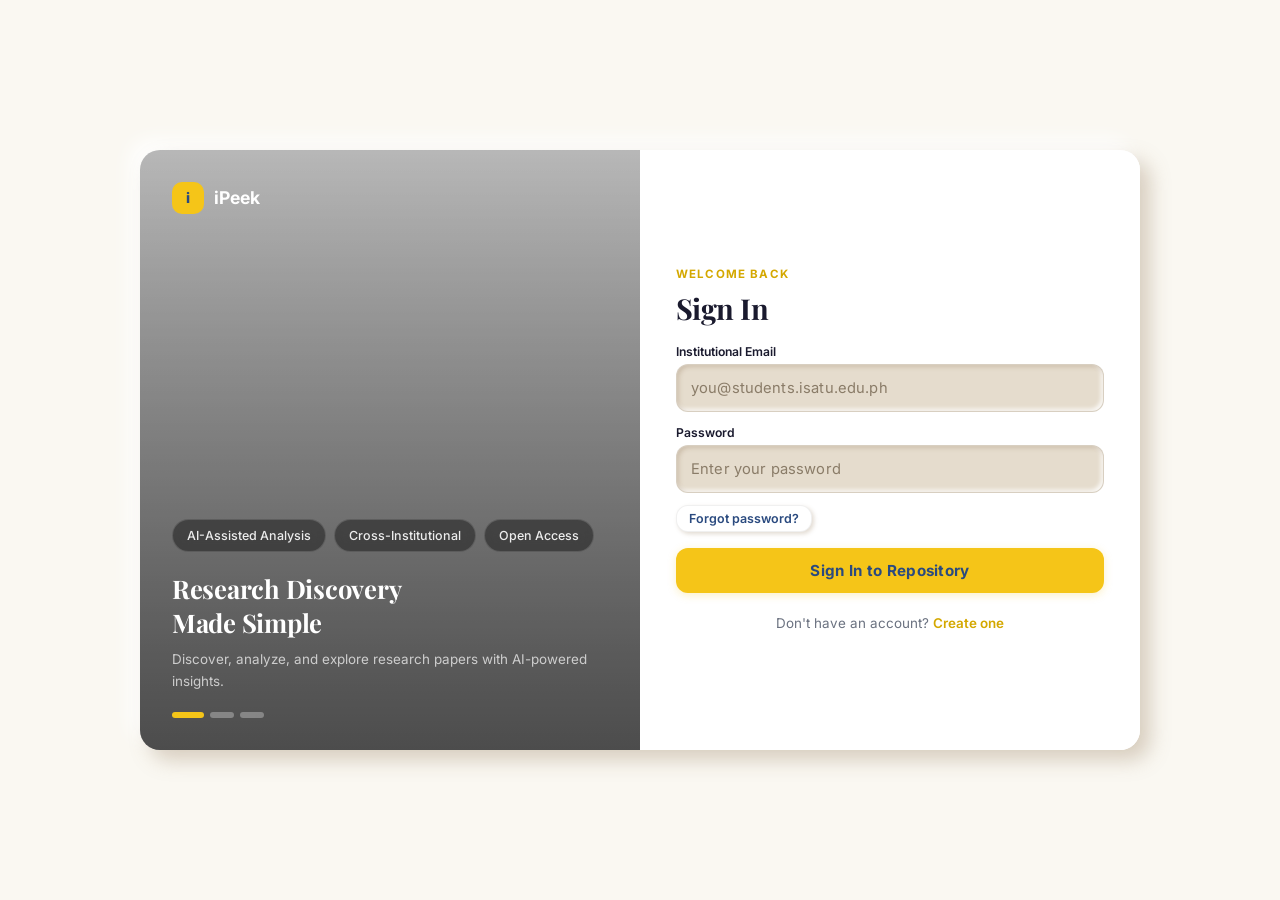
<file: frontend/upload.html>
<!DOCTYPE html>
<html lang="en">
<head>
  <meta charset="UTF-8">
  <meta name="viewport" content="width=device-width, initial-scale=1.0">
  <title>iPeek — Submit Research</title>
  <link rel="preconnect" href="https://fonts.googleapis.com">
  <link rel="preconnect" href="https://fonts.gstatic.com" crossorigin>
  <link href="https://fonts.googleapis.com/css2?family=Playfair+Display:wght@600;700;800&family=Inter:wght@400;500;600;700&display=swap" rel="stylesheet">
  <link rel="stylesheet" href="css/style.css">
  <script src="js/page-fade.js" defer blocking="render"></script>
</head>

<body style="visibility:hidden;">

  <nav class="navbar">
    <div class="nav-brand">
      <div class="nav-logo">i</div>
      Research Repository
    </div>
    <div class="nav-links"></div>
    <div class="nav-right">
      <a href="profile.html" class="avatar" id="avatarEl" title="View Profile"></a>
      <span class="role-pill" id="rolePill"></span>
      <button class="btn btn-ghost btn-sm" onclick="logout()">Sign Out</button>
    </div>
  </nav>

  <div class="upload-wrap">
    <div class="card">

      <div class="mb-lg">
        <h2 class="form-heading">Upload Research Paper</h2>
        <p class="text-muted text-sm">
          Drop your PDF below. Our AI will extract the title, authors, year, department,
          and abstract automatically — a librarian will review the details before it's published.
        </p>
      </div>

      <!-- Step tracker -->
      <div class="steps" id="stepTracker">
        <div class="step active" id="step1">
          <div class="step-dot">1</div>
          <span>Select File</span>
        </div>
        <div class="step-line"></div>
        <div class="step" id="step2">
          <div class="step-dot">2</div>
          <span>AI Extraction</span>
        </div>
        <div class="step-line"></div>
        <div class="step" id="step3">
          <div class="step-dot">3</div>
          <span>Confirm</span>
        </div>
      </div>

      <!-- Drag and drop zone -->
      <div id="step1Pane">
        <button type="button" class="drop-zone"
             id="dropZone" aria-label="Choose a PDF, maximum 25 megabytes" aria-describedby="fileStatus"
             onclick="document.getElementById('fileInput').click()"
             ondragover="dragOver(event)"
             ondragleave="dragLeave(event)"
             ondrop="dropped(event)">
          <span class="drop-icon"><svg class="ui-icon" viewBox="0 0 24 24" fill="none" stroke="currentColor" stroke-width="2" stroke-linecap="round" stroke-linejoin="round" aria-hidden="true" focusable="false"><use href="icons.svg#document"/></svg></span>
          <span class="drop-text">
            <strong>Drag &amp; drop your PDF here</strong><br>
            or <span>click to browse files</span> — max 25MB
          </span>
        </button>
          <input type="file" id="fileInput" accept=".pdf" style="display:none" onchange="fileChosen(event)">


        <!-- File info chip -->
        <div id="fileInfo" class="file-info-chip" style="display:none;">
          <span><svg class="ui-icon" viewBox="0 0 24 24" fill="none" stroke="currentColor" stroke-width="2" stroke-linecap="round" stroke-linejoin="round" aria-hidden="true" focusable="false"><use href="icons.svg#document"/></svg></span>
          <span id="fileName" class="file-name"></span>
          <span id="fileSize" class="file-size"></span>
          <button class="btn btn-ghost btn-sm" onclick="viewSelectedFile()" title="Preview PDF"><svg class="ui-icon" viewBox="0 0 24 24" fill="none" stroke="currentColor" stroke-width="2" stroke-linecap="round" stroke-linejoin="round" aria-hidden="true" focusable="false"><use href="icons.svg#eye"/></svg> View</button>
          <button class="btn-clear" onclick="clearFile()" title="Remove file" aria-label="Remove file"><svg class="ui-icon" viewBox="0 0 24 24" fill="none" stroke="currentColor" stroke-width="2" stroke-linecap="round" stroke-linejoin="round" aria-hidden="true" focusable="false"><use href="icons.svg#close"/></svg></button>
        </div>

        <p id="fileStatus" class="form-status" role="status"></p>

        <!-- Status message -->
        <div id="submitStatus" role="status" style="display:none;" class="mt-md"></div>

        <div class="form-actions mt-lg">
          <div></div>
          <button class="btn btn-accent btn-lg" id="submitBtn" onclick="submitPaper()">
            Submit Research <svg class="ui-icon" viewBox="0 0 24 24" fill="none" stroke="currentColor" stroke-width="2" stroke-linecap="round" stroke-linejoin="round" aria-hidden="true" focusable="false"><use href="icons.svg#arrow-right"/></svg>
          </button>
        </div>
      </div>

      <!-- Step 3: Review + public-PDF consent — in-flow content, NOT a
           dismissible modal, so the consent choice can't be skipped by
           clicking outside. Hidden until AI extraction completes. -->
      <form novalidate onsubmit="event.preventDefault(); confirmMetaAndSubmit();" id="step3Review" class="review-card" style="display:none;">
        <div class="section-label">Step 3 — Review &amp; Submit</div>
        <p class="text-muted text-sm">
          Review the extracted details below. This is what will be submitted for librarian review.
        </p>

        <div class="meta-grid">
          <div>
            <label class="form-label" for="metaTitle">Title</label>
            <input class="form-input" id="metaTitle" aria-label="Title" maxlength="255">
          </div>
          <div>
            <label class="form-label" for="metaAuthors">Authors</label>
            <input class="form-input" id="metaAuthors" aria-label="Authors" maxlength="255">
          </div>
          <div>
            <label class="form-label" for="metaYear">Year</label>
            <input class="form-input" id="metaYear" aria-label="Year" maxlength="20">
          </div>
          <div>
            <label class="form-label" for="metaCollege">College / Department</label>
            <input class="form-input" id="metaCollege" aria-label="College" maxlength="100">
          </div>
          <div>
            <label class="form-label" for="metaAbstract">Abstract</label>
            <textarea class="form-input" id="metaAbstract" aria-label="Abstract" rows="6"></textarea>
          </div>
          <div>
            <span class="text-muted">Keywords:</span><br>
            <span id="metaKeywords">—</span>
          </div>
        </div>

        <!-- Consent gate — text injected from consent-text.js (single
             swappable source). Two explicit radios, no implicit default:
             Confirm & Submit stays disabled until one is selected. -->
        <div class="consent-block">
          <div class="consent-text" id="consentText"></div>

          <div class="consent-options">
            <label class="consent-option">
              <input type="radio" name="publicPdfConsent" value="true" onchange="onConsentChange(this)">
              <span>I permit public viewing</span>
            </label>
            <label class="consent-option">
              <input type="radio" name="publicPdfConsent" value="false" onchange="onConsentChange(this)">
              <span>I do not permit public viewing</span>
            </label>
          </div>

          <div class="consent-hint" id="consentHint">Select one option to continue.</div>
        </div>

        <div id="step3Status" role="status" style="display:none;" class="mt-md"></div>

        <div class="form-actions">
          <div class="flex-gap">
            <button type="button" class="btn btn-ghost" onclick="cancelMetaConfirm()">Cancel</button>
            <button type="button" class="btn btn-ghost" onclick="viewUploadedPdf()"><svg class="ui-icon" viewBox="0 0 24 24" fill="none" stroke="currentColor" stroke-width="2" stroke-linecap="round" stroke-linejoin="round" aria-hidden="true" focusable="false"><use href="icons.svg#document"/></svg> View Uploaded PDF</button>
          </div>
          <button type="submit" class="btn btn-accent btn-lg" id="confirmMetaBtn" disabled>
            Confirm & Submit <svg class="ui-icon" viewBox="0 0 24 24" fill="none" stroke="currentColor" stroke-width="2" stroke-linecap="round" stroke-linejoin="round" aria-hidden="true" focusable="false"><use href="icons.svg#arrow-right"/></svg>
          </button>
        </div>
      </form>

    </div>
  </div>

  <div class="toast-wrap" id="toasts"></div>

  <script src="js/api.js"></script>
  <script src="js/pillnav.js"></script>
  <script src="js/motion.js"></script>
  <script src="js/consent-text.js"></script>
  <script src="js/upload.js"></script>

  <script>
    async function logout() {
      try { await apiLogout(); } catch {}
      sessionStorage.clear();
      window.location.replace("index.html");
    }
  </script>

</body>
</html>
</file>
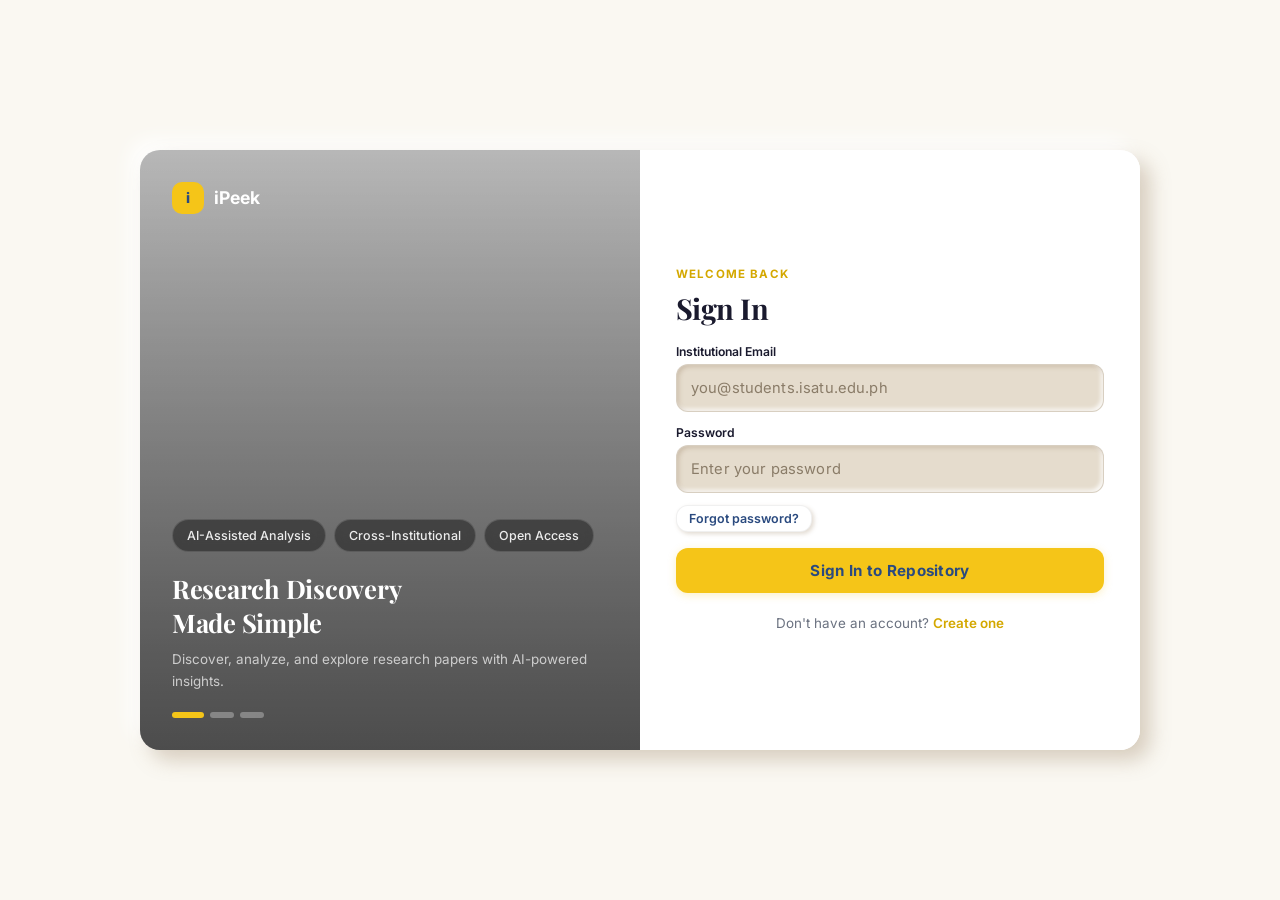
<file: frontend/users.html>
<!DOCTYPE html>
<html lang="en">
<head>
  <meta charset="UTF-8">
  <meta name="viewport" content="width=device-width, initial-scale=1.0">
  <title>iPeek — Manage Users</title>
  <link rel="preconnect" href="https://fonts.googleapis.com">
  <link rel="preconnect" href="https://fonts.gstatic.com" crossorigin>
  <link href="https://fonts.googleapis.com/css2?family=Playfair+Display:wght@600;700;800&family=Inter:wght@400;500;600;700&display=swap" rel="stylesheet">
  <link rel="stylesheet" href="css/style.css">
  <script src="js/page-fade.js" defer blocking="render"></script>
</head>
<body style="visibility:hidden;">
  <nav class="navbar">
    <div class="nav-brand">
      <div class="nav-logo">i</div>
      Research Repository
    </div>
    <div class="nav-links"></div>
    <div class="nav-right">
      <a href="profile.html" class="avatar" id="avatarEl" title="View Profile"></a>
      <span class="role-pill" id="rolePill"></span>
      <button class="btn btn-ghost btn-sm" onclick="logout()">Sign Out</button>
    </div>
  </nav>

  <div class="main" style="max-width:1100px;margin:0 auto;">

    <div class="mb-lg">
      <p class="text-muted greeting-sub">Librarian tools,</p>
      <h2>Manage Users</h2>
    </div>

    <div class="users-toolbar">
      <label class="users-toggle" for="includeInactive">
        <input type="checkbox" id="includeInactive">
        Include deactivated accounts
      </label>
      <button class="btn btn-primary" onclick="openAddUserModal()"><svg class="ui-icon" viewBox="0 0 24 24" fill="none" stroke="currentColor" stroke-width="2" stroke-linecap="round" stroke-linejoin="round" aria-hidden="true" focusable="false"><use href="icons.svg#upload"/></svg> Add User</button>
    </div>

    <div class="card">
      <div class="card-header-row">
        <h3>Student &amp; Faculty Accounts</h3>
        <span class="text-muted text-sm" id="userCount"></span>
      </div>
      <div id="userList">
        <p class="text-muted">Loading users…</p>
      </div>
    </div>
  </div>

  <!-- Deactivate / Reactivate confirm -->
  <dialog id="confirmModal" aria-labelledby="confirmTitle" class="modal-overlay" style="display:none;">
    <div class="modal-box" style="max-width:420px;width:100%;">
      <h3 class="modal-title" id="confirmTitle">Confirm</h3>
      <p class="modal-subtitle" id="confirmMsg"></p>
      <div class="modal-actions">
        <button class="btn btn-ghost" onclick="closeConfirm()">Cancel</button>
        <button class="btn btn-danger" id="confirmOkBtn">Confirm</button>
      </div>
    </div>
  </dialog>

  <!-- Add user -->
  <dialog id="addModal" aria-label="Add user" class="modal-overlay" style="display:none;">
    <div class="modal-box" style="max-width:460px;width:100%;">
      <form id="addFormView" novalidate onsubmit="event.preventDefault(); createUser();">
        <h3 class="modal-title">Add User</h3>
        <p class="modal-subtitle">
          The role is derived from the email domain. A secure password is
          generated for you to hand over manually — no password needed here.
        </p>
        <div class="form-group">
          <label class="form-label" for="newFullname">Full name</label>
          <input class="form-input" id="newFullname" type="text" placeholder="Juan Dela Cruz">
        </div>
        <div class="form-group">
          <label class="form-label" for="newEmail">Institutional email</label>
          <input class="form-input" id="newEmail" type="email" placeholder="name@students.isatu.edu.ph">
        </div>
        <div class="form-group">
          <label class="form-label" for="newDepartment">Department</label>
          <select class="form-input" id="newDepartment">
            <option value="">— None —</option>
            <option>College of Engineering and Architecture</option>
            <option>College of Computing and Informatics</option>
            <option>College of Arts and Sciences</option>
            <option>College of Industrial Technology</option>
            <option>College of Education</option>
          </select>
        </div>
        <div class="modal-actions">
          <button type="button" class="btn btn-ghost" onclick="closeAddModal()">Cancel</button>
          <button type="submit" class="btn btn-primary" id="createUserBtn">Create account</button>
        </div>
      </form>

      <div id="addResultView" style="display:none;">
        <h3 class="modal-title">Account created</h3>
        <p class="modal-subtitle" id="createdSummary"></p>
        <div class="pw-reveal">
          <div class="pw-reveal-label">Generated password — shown only once</div>
          <div class="pw-reveal-code" id="generatedPw"></div>
          <div class="pw-reveal-hint">
            Record it now and hand it to the user. It cannot be retrieved again.
          </div>
        </div>
        <div class="modal-actions">
          <button class="btn btn-ghost" onclick="copyGeneratedPw()">Copy password</button>
          <button class="btn btn-primary" onclick="closeAddModal()">Done</button>
        </div>
      </div>
    </div>
  </dialog>

  <div class="toast-wrap" id="toasts"></div>

  <script src="js/api.js"></script>
  <script src="js/keyboard.js"></script>
  <script src="js/pillnav.js"></script>
  <script src="js/motion.js"></script>
  <script src="js/users.js"></script>

  <script>
    async function logout() {
      try { await apiLogout(); } catch {}
      sessionStorage.clear();
      window.location.replace("index.html");
    }
  </script>
</body>
</html>
</file>
<file: frontend/css/style.css>
/* =============================================================
   iPeek — Global Stylesheet
   Design: Warm cream base, serif headings, soft shadows,
   yellow/gold accents, flat clean aesthetic.
   ============================================================= */

/* ── Reset ────────────────────────────────────────────────── */
*, *::before, *::after { box-sizing: border-box; margin: 0; padding: 0; }

:root {
  /* Cream base */
  --bg:          #FAF8F2;
  --bg-alt:      #F5F3ED;
  --card:        #FFFFFF;

  /* Palette */
  --primary:     #2A4A7F;
  --primary-lt:  #3a6aaf;
  --accent:      #F5C518;
  --accent-dk:   #D4A800;
  --orange:      #FF8C42;
  --field-fill:  #E5DCCD;

  /* Semantic */
  --text:        #1a1a2e;
  --muted:       #6b7280;
  --border:      rgba(0,0,0,0.06);
  --success:     #16a34a;
  --warning:     #d97706;
  --danger:      #dc2626;
  --info:        #2563eb;

  /* Typography */
  --font-serif:  'Playfair Display', Georgia, serif;
  --font-sans:   'Inter', 'Segoe UI', sans-serif;

  /* Shadows — warm, soft */
  /* Retinted to neomorphic dual-directional shadows (light
     top-left, dark bottom-right) instead of flat single-direction
     shadows — plus two new inset variants for pressed/active
     states, which didn't exist in this system before. */
  /* Tint channels (R,G,B) — change these two lines to retint every shadow */
  --sh-dark:     150,124,92;
  --sh-light:    255,255,255;

  --shadow-sm:   2px 2px 4px rgba(var(--sh-dark),0.28), -2px -2px 4px rgba(var(--sh-light),0.95);
  --shadow:      4px 4px 8px rgba(var(--sh-dark),0.30), -4px -4px 8px rgba(var(--sh-light),0.95);
  --shadow-md:   6px 6px 12px rgba(var(--sh-dark),0.32), -6px -6px 12px rgba(var(--sh-light),0.95);
  --shadow-lg:   10px 10px 20px rgba(var(--sh-dark),0.34), -10px -10px 20px rgba(var(--sh-light),0.95);
  --shadow-inset:    inset 3px 3px 6px rgba(var(--sh-dark),0.32), inset -3px -3px 6px rgba(var(--sh-light),0.95);
  --shadow-inset-sm: inset 2px 2px 4px rgba(var(--sh-dark),0.30), inset -2px -2px 4px rgba(var(--sh-light),0.9);

  /* Radius */
  --radius:      16px;
  --radius-sm:   12px;
  --radius-lg:   20px;
  --radius-pill:  9999px;

  /* Glass (overlays only) */
  --glass-bg:    rgba(255,255,255,0.85);
  --glass-border:rgba(255,255,255,0.6);
  --glass-blur:  12px;
}

body {
  font-family: var(--font-sans);
  background: var(--bg);
  color: var(--text);
  font-size: 14px;
  line-height: 1.6;
  -webkit-font-smoothing: antialiased;
  min-height: 100vh;
}

a    { text-decoration: none; color: inherit; }
:is(a[href], button, input, select, textarea, summary, [tabindex], [contenteditable="true"]):focus-visible {
  outline: 3px solid var(--primary);
  outline-offset: 3px;
}
button, input, textarea, select { font-family: inherit; }
/* Cursor semantics follow the element's actual interaction, never page loading. */
a[href], button, select, summary, [role="button"], [role="tab"] { cursor: pointer; }
input, textarea, [contenteditable=""], [contenteditable="true"], [contenteditable="plaintext-only"] { cursor: text; }
input:is([type="button"], [type="submit"], [type="reset"], [type="checkbox"], [type="radio"], [type="file"], [type="range"], [type="color"], [type="date"], [type="time"], [type="month"], [type="week"], [type="datetime-local"]) { cursor: pointer; }
:where(h1, h2, h3, h4, h5, h6, p, label), .card, .related-card { cursor: default; }
:is(a[href], button, [role="button"], [role="tab"]) :where(h1, h2, h3, h4, h5, h6, p, span, div) { cursor: inherit; }
/* Disabled native controls remain noninteractive even when hovered or pressed. */
:is(button, input, textarea, select):disabled {
  cursor: not-allowed !important;
  opacity: 0.5;
  transform: none !important;
  filter: none !important;
  box-shadow: none !important;
}

h1, h2, h3 { font-family: var(--font-serif); color: var(--text); letter-spacing: -0.01em; line-height: 1.25; }

.ui-icon {
  width: 16px;
  height: 16px;
  flex: 0 0 auto;
  vertical-align: -0.15em;
  cursor: inherit;
  pointer-events: none;
}

.filter-fab .ui-icon { width: 20px; height: 20px; }
.ambient-icon .ui-icon { width: 100%; height: 100%; }
.search-icon { display: inline-flex; align-items: center; }
.empty-state-icon .ui-icon, .empty-detail .icon .ui-icon, .drop-icon .ui-icon {
  width: 32px;
  height: 32px;
  color: var(--muted);
}

/* ── Navbar — Full-width flat bar ─────────────────────────── */
.navbar {
  position: sticky;
  top: 0;
  z-index: 100;
  height: 60px;
  display: flex;
  align-items: center;
  padding: 0 24px;
  gap: 16px;
  background: var(--card);
  border-bottom: 1px solid var(--border);
  box-shadow: var(--shadow-sm);
}

/* Only the already rendered navigation can outlive the body's auth gate. */
body.nav-ready > :is(.navbar, .mobile-header, .bottom-tab-bar) {
  visibility: visible;
}

.nav-brand {
  display: flex;
  align-items: center;
  gap: 10px;
  color: var(--text);
  font-weight: 700;
  font-size: 1.05rem;
  margin-right: 8px;
  white-space: nowrap;
  flex-shrink: 0;
}

.nav-logo {
  width: 32px; height: 32px;
  border-radius: 10px;
  background: var(--accent);
  color: var(--primary);
  font-weight: 800;
  font-size: 0.9rem;
  display: flex; align-items: center; justify-content: center;
  flex-shrink: 0;
}

.nav-links { display: flex; gap: 4px; flex: 1; }

/* Nav track wraps the pill list — subtle bg on flat bar */
.nav-track {
  display: flex;
  align-items: center;
  gap: 2px;
}

.nav-right {
  display: flex;
  align-items: center;
  gap: 12px;
  margin-left: auto;
  flex-shrink: 0;
}

/* ── Pill Nav — gliding highlight ──────────────────────────── */
.pill-list {
  position: relative;
  display: flex;
  align-items: center;
  gap: 2px;
  list-style: none;
  margin: 0;
  padding: 0;
}

.pill-indicator {
  position: absolute;
  top: 0; left: 0;
  background: var(--accent);
  border-radius: var(--radius-sm);
  opacity: 0;
  transition: transform 220ms cubic-bezier(0.4, 0, 0.2, 1);
  z-index: 0;
  pointer-events: none;
}

.pill-list > li { display: flex; }

.pill {
  position: relative;
  z-index: 1;
  display: inline-flex;
  align-items: center;
  gap: 6px;
  padding: 7px 14px;
  border-radius: var(--radius-sm);
  color: var(--muted);
  font-size: 0.88rem;
  font-weight: 500;
  text-decoration: none;
  white-space: nowrap;
}

.pill:hover { color: var(--text); }
.pill.nav-lit { color: var(--primary); font-weight: 600; }
.pill.is-active { color: var(--primary); font-weight: 600; }

/* ── Nav icon button (bell, logout) ───────────────────────── */
.nav-icon-btn {
  width: 36px; height: 36px;
  border-radius: 50%;
  border: none;
  background: transparent;
  display: flex; align-items: center; justify-content: center;
  font-size: 1.1rem;
  color: var(--muted);
  cursor: pointer;
  transition: background 0.15s, color 0.15s;
  position: relative;
}
.nav-icon-btn:hover { background: rgba(0,0,0,0.05); color: var(--text); }

/* Only Delete and Sign out use this destructive icon treatment. */
.action-icon-btn {
  position: relative;
  display: inline-flex;
  align-items: center;
  justify-content: center;
  flex: 0 0 44px;
  width: 44px;
  height: 44px;
  padding: 0;
  border: 0;
  border-radius: 10px;
  background: transparent;
  color: #b91c1c;
  cursor: pointer;
  transition: background-color 0.15s;
}
.action-icon-btn:hover:not(:disabled) { background: #fef2f2; }
.action-icon-btn:active:not(:disabled) { background: #fecaca; }
.action-icon-btn:focus-visible { outline: 3px solid var(--primary); outline-offset: 2px; }
.action-icon-btn:disabled { opacity: 0.45; cursor: not-allowed; }
.action-icon-btn .ui-icon { width: 20px; height: 20px; color: inherit; pointer-events: none; }
.action-icon-btn::after {
  content: attr(data-tooltip);
  position: absolute;
  right: 0;
  bottom: calc(100% + 6px);
  z-index: 210;
  padding: 5px 8px;
  border-radius: 6px;
  background: var(--text);
  color: white;
  font: 500 12px/1.4 Inter, sans-serif;
  white-space: nowrap;
  pointer-events: none;
  visibility: hidden;
}
.action-icon-btn:is(:hover, :focus-visible)::after { visibility: visible; }
.sign-out-btn::after { top: calc(100% + 6px); bottom: auto; }

/* ── Notification Dropdown ─────────────────────────────────── */
.nav-notif-wrapper { position: relative; }

.nav-dropdown {
  position: absolute;
  top: calc(100% + 8px);
  right: 0;
  background: var(--card);
  border-radius: var(--radius);
  box-shadow: var(--shadow-lg);
  border: 1px solid var(--border);
  min-width: 320px;
  max-height: 400px;
  overflow-y: auto;
  z-index: 200;
  display: none;
}
.nav-dropdown.open { display: block; }

.notif-header {
  padding: 14px 16px;
  font-weight: 700;
  font-size: 0.88rem;
  border-bottom: 1px solid var(--border);
  color: var(--text);
}

.notif-item {
  padding: 12px 16px;
  border-bottom: 1px solid var(--border);
  font-size: 0.82rem;
  display: flex;
  gap: 10px;
  align-items: flex-start;
  transition: background 0.12s;
}
.notif-item:hover { background: rgba(0,0,0,0.02); }
.notif-item:last-child { border: none; }

.notif-icon {
  width: 32px; height: 32px;
  border-radius: 50%;
  display: flex; align-items: center; justify-content: center;
  flex-shrink: 0;
  font-size: 0.85rem;
}
.notif-icon.approved { background: #E8F5E9; }
.notif-icon.pending  { background: #FFF3E0; }
.notif-icon.returned { background: #FFEBEE; }

.notif-text { flex: 1; line-height: 1.4; }
.notif-text strong { font-weight: 600; }
.notif-time { font-size: 0.72rem; color: var(--muted); margin-top: 2px; }

.notif-empty { padding: 24px; text-align: center; color: var(--muted); font-size: 0.84rem; }

/* ── Profile Pill (avatar + role) ──────────────────────────── */
.profile-pill {
  display: inline-flex;
  align-items: center;
  gap: 8px;
  padding: 4px 12px 4px 4px;
  border-radius: var(--radius-pill);
  text-decoration: none;
  transition: background 0.15s;
}
.profile-pill:hover { background: rgba(0,0,0,0.04); }

.avatar {
  width: 32px; height: 32px;
  border-radius: 50%;
  background: var(--accent);
  color: var(--primary);
  font-weight: 700;
  font-size: 0.78rem;
  display: flex; align-items: center; justify-content: center;
  flex-shrink: 0;
  cursor: pointer;
}

.role-pill {
  background: var(--accent);
  color: var(--primary);
  font-size: 0.72rem;
  font-weight: 700;
  padding: 3px 10px;
  border-radius: var(--radius-pill);
  white-space: nowrap;
}

/* ── Mobile Header ─────────────────────────────────────────── */
.mobile-header {
  display: none;
  position: sticky;
  top: 0;
  z-index: 100;
  height: 52px;
  background: var(--card);
  border-bottom: 1px solid var(--border);
  padding: 0 16px;
  align-items: center;
  justify-content: space-between;
}

.mobile-header .nav-brand { font-size: 0.95rem; min-width: 0; flex: 1; margin-right: 0; }
.mobile-header .nav-brand span { min-width: 0; white-space: normal; line-height: 1.2; }
.mobile-header .nav-logo { flex-shrink: 0; }
.mobile-header { gap: 8px; }
.mobile-header-actions { display: flex; align-items: center; gap: 4px; flex-shrink: 0; }

.mobile-profile-icon {
  width: 32px; height: 32px;
  border-radius: 50%;
  background: var(--accent);
  color: var(--primary);
  font-weight: 700;
  font-size: 0.75rem;
  display: flex; align-items: center; justify-content: center;
  text-decoration: none;
}

/* ── Bottom Tab Bar (Mobile) ──────────────────────────────── */
.bottom-tab-bar {
  display: none;
  position: fixed;
  bottom: 0;
  left: 0; right: 0;
  z-index: 100;
  background: var(--card);
  border-top: 1px solid var(--border);
  box-shadow: 0 -2px 8px rgba(0,0,0,0.04);
  padding: 6px 8px;
  padding-bottom: max(6px, env(safe-area-inset-bottom));
}

.bottom-tab-bar .pill-list {
  justify-content: space-around;
  width: 100%;
}

.bottom-tab-bar .pill-list > li { flex: 1; min-width: 0; }

.bottom-tab-bar .pill {
  flex-direction: column;
  gap: 2px;
  width: 100%;
  padding: 6px 2px;
  font-size: 0.65rem;
  text-align: center;
}

.bottom-tab-bar .pill-indicator {
  border-radius: var(--radius-sm);
}

/* ── Layouts ───────────────────────────────────────────────── */
.layout {
  display: grid;
  grid-template-columns: 220px 1fr;
  min-height: calc(100vh - 60px);
  padding: 20px;
  gap: 20px;
  max-width: 1400px;
  margin: 0 auto;
}

.layout-two {
  display: grid;
  grid-template-columns: 1fr;
  min-height: calc(100vh - 60px);
  padding: 20px;
  gap: 16px;
  max-width: 780px;
  margin: 0 auto;
}

.layout-review {
  display: grid;
  grid-template-columns: 340px 1fr;
  min-height: calc(100vh - 60px);
  padding: 20px;
  gap: 20px;
  max-width: 1200px;
  margin: 0 auto;
}

/* ── Sidebar ───────────────────────────────────────────────── */
.sidebar {
  background: var(--card);
  border-radius: var(--radius);
  box-shadow: var(--shadow);
  padding: 20px 0;
  overflow-y: auto;
  align-self: start;
  position: sticky;
  top: 80px;
}

.right-panel {
  background: var(--card);
  border-radius: var(--radius);
  box-shadow: var(--shadow);
  padding: 18px;
  overflow-y: auto;
  display: flex;
  flex-direction: column;
  gap: 14px;
  align-self: start;
  position: sticky;
  top: 80px;
}

.main { padding: 20px; overflow-y: auto; }

.sb-section { margin-bottom: 20px; }

.sb-label {
  display: block;
  font-size: 0.72rem;
  font-weight: 700;
  text-transform: uppercase;
  letter-spacing: 0.08em;
  color: var(--accent-dk);
  padding: 0 16px;
  margin-bottom: 6px;
}

.sb-item {
  display: flex;
  align-items: center;
  justify-content: space-between;
  padding: 9px 16px;
  font-size: 0.88rem;
  color: var(--text);
  cursor: pointer;
  transition: all 0.15s;
  border: none;
  background: none;
  width: 100%;
  text-align: left;
  border-radius: var(--radius-sm);
  margin: 0 8px;
  width: calc(100% - 16px);
}

.sb-item:hover  { background: rgba(0,0,0,0.03); }
.sb-item.active {
  background: rgba(245, 197, 24, 0.12);
  color: var(--primary);
  font-weight: 600;
  box-shadow: var(--shadow-inset-sm); /* pressed feel, added in the neomorphic retint */
}

.sb-count {
  font-size: 0.72rem;
  font-weight: 600;
  color: var(--muted);
  background: rgba(0,0,0,0.04);
  padding: 2px 8px;
  border-radius: var(--radius-pill);
}

/* ── Cards ─────────────────────────────────────────────────── */
.card {
  background: var(--card);
  border-radius: var(--radius);
  box-shadow: var(--shadow);
  padding: 20px;
  border: 1px solid rgba(0,0,0,0.03);
}

/* ── Stat Cards ────────────────────────────────────────────── */
.stat-grid {
  display: grid;
  grid-template-columns: repeat(4, 1fr);
  gap: 16px;
  margin-bottom: 20px;
}

.stat-card {
  background: var(--card);
  border-radius: var(--radius);
  box-shadow: var(--shadow);
  padding: 20px;
  text-align: center;
  border: 1px solid rgba(0,0,0,0.03);
  transition: transform 0.2s, box-shadow 0.2s;
}

.stat-card:hover { transform: translateY(-2px); box-shadow: var(--shadow-md); }

.stat-card.hi {
  background: linear-gradient(135deg, #FFFBEB, #FEF3C7);
  border: 1px solid rgba(245,197,24,0.2);
}

.stat-num { font-size: 2rem; font-weight: 700; color: var(--primary); line-height: 1; }
.stat-card.hi .stat-num { color: var(--warning); }
.stat-lbl { font-size: 0.76rem; color: var(--muted); margin-top: 6px; font-weight: 500; }

/* ── Buttons ───────────────────────────────────────────────── */
.btn {
  display: inline-flex;
  align-items: center;
  gap: 6px;
  padding: 8px 18px;
  border: none;
  border-radius: var(--radius-sm);
  font-size: 0.88rem;
  font-weight: 600;
  cursor: pointer;
  transition: all 0.18s;
  white-space: nowrap;
  box-shadow: var(--shadow-sm);
}

.btn:hover:not(:disabled) { filter: brightness(1.06); transform: translateY(-1px); box-shadow: var(--shadow); }
.btn:active:not(:disabled) { transform: scale(0.97) translateY(0); transition: transform 80ms; }
.btn:disabled { opacity: 0.5; cursor: not-allowed; filter: none; transform: none; }

.btn-primary { background: var(--primary); color: white; }
.btn-accent  { background: var(--accent);  color: var(--primary); box-shadow: var(--shadow-sm), 0 2px 8px rgba(245,197,24,0.2); }
.btn-success { background: var(--success); color: white; }
.btn-danger  { background: var(--danger);  color: white; }
.btn-ghost   { background: var(--card); color: var(--primary); border: 1px solid var(--border); }
.btn-ghost:hover:not(:disabled) { background: var(--bg); }

.btn-sm  { padding: 5px 12px; font-size: 0.78rem; }
.btn-lg  { padding: 11px 26px; font-size: 0.95rem; }
.btn-full { width: 100%; justify-content: center; }

/* ── Badges (consistent everywhere) ───────────────────────── */
.badge {
  display: inline-block;
  padding: 3px 10px;
  border-radius: var(--radius-pill);
  font-size: 0.72rem;
  font-weight: 700;
  text-transform: capitalize;
}

.badge-pending   { background: #FFF3E0; color: #E65100; }
.badge-validated { background: #E8F5E9; color: #2E7D32; }
.badge-approved  { background: #E8F5E9; color: #2E7D32; }
.badge-returned  { background: #FFEBEE; color: #C62828; }
.badge-high      { background: #FFEBEE; color: #C62828; }
.badge-moderate  { background: #FFF3E0; color: #E65100; }
.badge-low       { background: #E8F5E9; color: #2E7D32; }

/* ── Form Elements ─────────────────────────────────────────── */
.form-group { margin-bottom: 14px; }
.form-row   { display: grid; grid-template-columns: 1fr 1fr; gap: 14px; }

.form-label {
  display: block;
  font-size: 0.72rem;
  font-weight: 700;
  text-transform: uppercase;
  letter-spacing: 0.05em;
  color: var(--muted);
  margin-bottom: 5px;
}

.form-input {
  width: 100%;
  padding: 10px 14px;
  border: 1px solid rgba(0,0,0,0.08);
  border-radius: var(--radius-sm);
  font-size: 0.88rem;
  color: var(--text);
  background: var(--bg);
  transition: border-color 0.18s, box-shadow 0.18s;
}

.form-input:focus {
  border-color: var(--accent);
  box-shadow: 0 0 0 2px rgba(245,197,24,0.2);
}

.form-input::placeholder { color: #b0b7c3; }
textarea.form-input      { resize: vertical; min-height: 80px; }
select.form-input        { cursor: pointer; }

/* ── Search Bar ────────────────────────────────────────────── */
.search-wrap {
  display: flex;
  align-items: center;
  gap: 10px;
  background: var(--card);
  border: 1px solid rgba(0,0,0,0.06);
  border-radius: var(--radius);
  padding: 12px 16px;
  box-shadow: var(--shadow-sm);
  transition: box-shadow 0.2s, border-color 0.2s;
}

.search-wrap:focus-within {
  border-color: var(--accent);
  box-shadow: var(--shadow), 0 0 0 2px rgba(245,197,24,0.15);
}

.search-wrap input {
  border: none;
  outline: none;
  font-size: 0.92rem;
  width: 100%;
  background: transparent;
  color: var(--text);
}

.search-wrap input::placeholder { color: #b0b7c3; }
.search-icon { color: var(--muted); font-size: 1rem; flex-shrink: 0; }

/* ── Hero Banner ───────────────────────────────────────────── */
.hero {
  background: linear-gradient(135deg, var(--primary), var(--primary-lt));
  border-radius: var(--radius);
  color: white;
  padding: 22px 26px;
  margin-bottom: 18px;
  display: flex;
  align-items: center;
  justify-content: space-between;
  box-shadow: var(--shadow);
}

.hero h2 { font-size: 1.15rem; margin-bottom: 3px; color: white; }
.hero p  { font-size: 0.78rem; opacity: 0.7; }

/* ── Year Filter Pills ─────────────────────────────────────── */
.year-pills { display: flex; gap: 6px; flex-wrap: wrap; margin-bottom: 14px; }

.browse-year-select { position: relative; width: 100%; min-width: 0; }
.browse-year-select select {
  appearance: none;
  -webkit-appearance: none;
  min-height: 44px;
  padding-right: 44px;
  text-overflow: ellipsis;
  background: var(--card);
  border-color: rgba(30, 48, 80, 0.24);
  box-shadow: 0 2px 5px rgba(30, 48, 80, 0.10), inset 0 1px 0 rgba(255,255,255,0.8);
}
.browse-year-select select:hover:not(:disabled) { border-color: var(--primary); background: var(--bg); }
.browse-year-select select:focus-visible {
  outline: 2px solid var(--primary);
  outline-offset: 2px;
  border-color: var(--accent);
  box-shadow: 0 0 0 2px var(--accent);
}
.browse-year-select .ui-icon { position: absolute; right: 14px; top: 50%; transform: translateY(-50%) rotate(90deg); pointer-events: none; color: var(--text); }

/* Reset navigation stays separate from the active primary action in either step. */
#resetPanel .reset-back-row { display: flex; margin-top: 14px; }
#resetPanel #resetCodePane { margin-top: 16px; }
#resetPanel .reset-back {
  min-height: 44px;
  padding: 10px 16px;
  gap: 8px;
  border-color: rgba(30, 48, 80, 0.24);
  box-shadow: var(--shadow-sm);
  transform: none;
  filter: none;
  transition: background-color 150ms ease, border-color 150ms ease, box-shadow 150ms ease;
}
#resetPanel .reset-back:hover { background: var(--bg); border-color: var(--primary); box-shadow: var(--shadow); }
#resetPanel .reset-back:focus-visible { outline: 2px solid var(--primary); outline-offset: 2px; box-shadow: 0 0 0 2px var(--accent); }
#resetPanel .reset-back:active { background: rgba(245,197,24,0.18); box-shadow: var(--shadow-inset-sm); transform: none; }

.year-pill {
  padding: 5px 14px;
  border-radius: var(--radius-pill);
  font-size: 0.78rem;
  font-weight: 600;
  cursor: pointer;
  border: 1px solid var(--border);
  background: var(--card);
  color: var(--muted);
  transition: all 0.18s;
}

.year-pill:hover  { color: var(--primary); border-color: rgba(42,74,127,0.2); }
.year-pill.active { background: var(--primary); color: white; border-color: var(--primary); }

/* ── Results Bar ───────────────────────────────────────────── */
.results-bar {
  display: flex;
  align-items: center;
  justify-content: space-between;
  margin-bottom: 14px;
}
.results-bar span { font-size: 0.82rem; color: var(--muted); }

/* ── Research Card Grid ────────────────────────────────────── */
.research-grid { display: grid; grid-template-columns: repeat(2, 1fr); gap: 18px; }

.research-grid-flow {
  display: flex;
  flex-wrap: wrap;
  gap: 18px;
}
.r-card:is([href], .is-clickable) { cursor: pointer; }
.research-grid-flow .r-card {
  flex: 0 1 auto;
  min-width: 260px;
  max-width: 380px;
}

.r-card {
  background: var(--card);
  border: 1px solid rgba(0,0,0,0.03);
  border-radius: var(--radius);
  padding: 18px;
  cursor: default;
  box-shadow: var(--shadow);
  transition: box-shadow 0.2s, transform 0.2s;
}

.r-card:hover {
  box-shadow: var(--shadow-md);
  transform: translateY(-2px);
}

.r-card-header {
  display: flex;
  align-items: center;
  gap: 8px;
  margin-bottom: 10px;
}

.r-card-id {
  font-size: 0.72rem;
  font-weight: 700;
  color: var(--primary);
  background: rgba(245,197,24,0.15);
  padding: 2px 8px;
  border-radius: var(--radius-pill);
}

.r-card-year { font-size: 0.78rem; color: var(--muted); }

.r-card-status {
  margin-left: auto;
  flex-shrink: 0;
}

.r-card-title {
  font-family: var(--font-serif);
  font-size: 1rem;
  font-weight: 700;
  margin-bottom: 6px;
  line-height: 1.4;
  color: var(--text);
}

.r-card-meta { font-size: 0.78rem; color: var(--muted); margin-bottom: 10px; }
.r-card-tags { display: flex; flex-wrap: wrap; gap: 5px; }

.tag {
  background: rgba(0,0,0,0.04);
  color: var(--text);
  font-size: 0.72rem;
  font-weight: 500;
  padding: 3px 10px;
  border-radius: var(--radius-pill);
}

/* ── Tab Switcher ──────────────────────────────────────────── */
.tabs {
  display: flex;
  gap: 0;
  background: rgba(0,0,0,0.04);
  padding: 4px;
  border-radius: var(--radius-sm);
  margin-bottom: 16px;
}

.tab-btn {
  flex: 1;
  padding: 8px 16px;
  border: none;
  background: transparent;
  border-radius: 10px;
  font-size: 0.84rem;
  font-weight: 600;
  color: var(--muted);
  cursor: pointer;
  transition: all 0.18s;
}

.tab-btn:hover  { color: var(--text); }
.tab-btn.active { background: var(--accent); color: var(--primary); box-shadow: var(--shadow-inset-sm); }

/* ── AI Result Box ─────────────────────────────────────────── */
.ai-box {
  background: var(--bg);
  border: none;
  border-radius: var(--radius);
  padding: 18px;
  font-size: 0.86rem;
  line-height: 1.8;
  white-space: pre-wrap;
  max-height: 420px;
  overflow-y: auto;
  color: var(--text);
}

/* ── Research Gap Cards ────────────────────────────────────── */
.gap-item {
  border: none;
  border-left: 4px solid var(--accent);
  border-radius: var(--radius);
  padding: 16px 18px;
  margin-bottom: 12px;
  background: var(--card);
  box-shadow: var(--shadow-sm);
}

.gap-header {
  display: flex;
  align-items: center;
  justify-content: space-between;
  margin-bottom: 10px;
}

.gap-index {
  width: 26px; height: 26px;
  border-radius: 50%;
  background: var(--accent);
  color: var(--primary);
  font-weight: 800;
  font-size: 0.76rem;
  display: flex; align-items: center; justify-content: center;
  flex-shrink: 0;
}

.gap-label {
  display: block;
  font-size: 0.68rem;
  font-weight: 700;
  text-transform: uppercase;
  letter-spacing: 0.06em;
  color: var(--accent-dk);
  margin-bottom: 3px;
}

.gap-text-block p,
.gap-recommendation-block p {
  font-size: 0.85rem;
  line-height: 1.6;
  color: var(--text);
}

.gap-text-block { margin-bottom: 10px; }

.gap-recommendation-block {
  background: rgba(245,197,24,0.06);
  border-radius: var(--radius-sm);
  padding: 10px 14px;
}

/* ── Similarity Bars ───────────────────────────────────────── */
.sim-row    { margin-bottom: 12px; }
.sim-label  { display: flex; justify-content: space-between; font-size: 0.82rem; margin-bottom: 4px; }
.sim-track  { height: 8px; background: rgba(0,0,0,0.04); border-radius: var(--radius-pill); overflow: hidden; }
.sim-fill   { height: 100%; border-radius: var(--radius-pill); background: var(--primary); transition: width 0.5s ease; }

/* ── Citation Badges ───────────────────────────────────────── */
.citation-badges {
  display: flex;
  flex-wrap: wrap;
  gap: 6px;
  margin-top: 16px;
  padding-top: 14px;
  border-top: 1px solid var(--border);
}

.citation-badge {
  display: inline-block;
  background: rgba(0,0,0,0.04);
  color: var(--text);
  font-size: 0.76rem;
  font-weight: 500;
  padding: 4px 12px;
  border-radius: var(--radius-pill);
  border: 1px solid rgba(0,0,0,0.06);
}

/* ── Drag & Drop Upload Zone ───────────────────────────────── */
.drop-zone {
  border: 2px dashed rgba(0,0,0,0.12);
  border-radius: var(--radius);
  padding: 40px;
  text-align: center;
  cursor: pointer;
  transition: all 0.2s;
  background: var(--bg);
}

.drop-zone:hover,
.drop-zone.over {
  border-color: var(--accent);
  background: rgba(245,197,24,0.04);
}

.drop-icon { font-size: 2rem; margin-bottom: 8px; }
.drop-text { font-size: 0.88rem; color: var(--muted); }
.drop-text span { color: var(--primary); font-weight: 600; }

/* ── Multi-Step Form Indicator ─────────────────────────────── */
.steps {
  display: flex;
  align-items: center;
  margin-bottom: 28px;
  padding: 12px 16px;
  background: var(--bg);
  border-radius: var(--radius);
}

.step {
  display: flex;
  align-items: center;
  gap: 8px;
  font-size: 0.84rem;
  color: var(--muted);
}

.step-dot {
  width: 28px; height: 28px;
  border-radius: 50%;
  border: 2px solid rgba(0,0,0,0.1);
  background: var(--card);
  display: flex; align-items: center; justify-content: center;
  font-size: 0.75rem; font-weight: 700;
  flex-shrink: 0;
  transition: all 0.2s;
}

.step.active .step-dot { background: var(--primary); border-color: var(--primary); color: white; }
.step.done   .step-dot { background: var(--success);  border-color: var(--success);  color: white; }
.step.active { color: var(--primary); font-weight: 600; }

.step-line { flex: 1; height: 2px; background: rgba(0,0,0,0.08); margin: 0 8px; border-radius: 1px; }
.step.done + .step-line { background: var(--success); }

/* ── Spinner ───────────────────────────────────────────────── */
.spinner {
  width: 18px; height: 18px;
  border-radius: 50%;
  border: 2.5px solid rgba(0,0,0,0.08);
  border-top-color: var(--primary);
  animation: spin 0.65s linear infinite;
  display: inline-block;
}

@keyframes spin { to { transform: rotate(360deg); } }

/* ── Toast Notifications ───────────────────────────────────── */
.toast-wrap {
  position: fixed;
  bottom: 20px; right: 20px;
  z-index: 999;
  display: flex;
  flex-direction: column;
  gap: 8px;
}

.toast {
  background: var(--card);
  border-radius: var(--radius-sm);
  padding: 12px 18px;
  box-shadow: var(--shadow-lg);
  border-left: 4px solid var(--primary);
  font-size: 0.84rem;
  min-width: 280px;
  animation: slideUp 0.25s ease;
}

.toast.success { border-left-color: var(--success); }
.toast.error   { border-left-color: var(--danger);  }
.toast.warning { border-left-color: var(--warning); }
.toast.info    { border-left-color: var(--info);    }

@keyframes slideUp {
  from { transform: translateY(10px); opacity: 0; }
  to   { transform: translateY(0);    opacity: 1; }
}

/* ── Submission List Items (Review Queue) ──────────────────── */
.sub-item {
  padding: 14px;
  border-radius: var(--radius);
  background: var(--card);
  cursor: default;
  margin-bottom: 8px;
  box-shadow: var(--shadow-sm);
  border: 2px solid transparent;
  transition: all 0.18s;
}

.sub-item:hover  { box-shadow: var(--shadow); border-color: rgba(0,0,0,0.06); }
.sub-item.active { border-color: var(--accent); background: rgba(245,197,24,0.04); }

/* Keep the original card layout while retaining a native keyboard button. */
.sub-item-open {
  flex: 1;
  min-width: 0;
  padding: 0;
  border: 0;
  background: transparent;
  color: inherit;
  font: inherit;
  text-align: left;
  overflow-wrap: anywhere;
}
.sub-item-open:focus-visible { outline: 2px solid var(--primary); outline-offset: 4px; border-radius: 4px; }

.sub-item-title  { font-weight: 600; font-size: 0.88rem; margin-bottom: 4px; line-height: 1.4; }
.sub-item-meta   { font-size: 0.74rem; color: var(--muted); margin-bottom: 6px; }
.sub-item-footer { display: flex; align-items: center; justify-content: space-between; }
.sub-item-time   { font-size: 0.72rem; color: var(--muted); }

/* ── Bulk Selection Bar ────────────────────────────────────── */
.bulk-bar {
  display: flex;
  align-items: center;
  justify-content: space-between;
  background: rgba(42,74,127,0.06);
  border: 1px solid rgba(42,74,127,0.12);
  border-radius: var(--radius-sm);
  padding: 10px 14px;
  margin-top: 10px;
  font-size: 0.82rem;
  font-weight: 600;
  color: var(--primary);
}

.bulk-bar-actions { display: flex; gap: 8px; }

.sub-item-checkbox {
  margin-top: 3px;
  flex-shrink: 0;
  cursor: pointer;
}

/* ── Filter Tabs ───────────────────────────────────────────── */
.filter-tabs {
  display: flex;
  gap: 3px;
  background: rgba(0,0,0,0.04);
  padding: 4px;
  border-radius: var(--radius-sm);
}

.filter-tab {
  flex: 1;
  text-align: center;
  padding: 6px;
  border-radius: 10px;
  font-size: 0.78rem;
  font-weight: 600;
  color: var(--muted);
  cursor: pointer;
  border: none;
  background: transparent;
  transition: all 0.18s;
}

.filter-tab:hover  { color: var(--text); }
.filter-tab.active { background: var(--card); color: var(--primary); box-shadow: var(--shadow-inset-sm); }

/* ── Review Panels ─────────────────────────────────────────── */
.sub-panel {
  background: var(--card);
  border-radius: var(--radius);
  box-shadow: var(--shadow);
  display: flex;
  flex-direction: column;
  overflow: hidden;
}

.sub-panel-header {
  padding: 16px 18px;
  border-bottom: 1px solid var(--border);
  flex-shrink: 0;
}

.sub-panel-header h3 { font-size: 0.95rem; margin-bottom: 10px; }

.sub-list {
  flex: 1;
  overflow-y: auto;
  padding: 12px;
  display: flex;
  flex-direction: column;
  gap: 8px;
}

.detail-panel {
  background: var(--card);
  border-radius: var(--radius);
  box-shadow: var(--shadow);
  padding: 22px;
  overflow-y: auto;
}

.detail-title { font-family: var(--font-serif); font-size: 1.1rem; font-weight: 700; margin-bottom: 8px; line-height: 1.4; color: var(--text); }

.detail-chips { display: flex; flex-wrap: wrap; gap: 6px; margin-bottom: 14px; }

.detail-chip {
  background: var(--bg);
  border: 1px solid rgba(0,0,0,0.06);
  border-radius: var(--radius-pill);
  font-size: 0.74rem;
  font-weight: 600;
  color: var(--muted);
  padding: 3px 10px;
}

.checklist { list-style: none; }
.cl-item {
  display: flex;
  align-items: center;
  gap: 10px;
  padding: 8px 0;
  font-size: 0.84rem;
  border-bottom: 1px solid var(--border);
}
.cl-item:last-child { border: none; }
.cl-icon { font-size: 0.9rem; flex-shrink: 0; width: 20px; text-align: center; }

.ai-notice {
  background: rgba(42,74,127,0.06);
  border: none;
  border-radius: var(--radius);
  padding: 12px 16px;
  font-size: 0.82rem;
  color: var(--primary);
  margin-bottom: 14px;
  display: flex;
  align-items: center;
  gap: 8px;
}

.review-detail-sheet .action-row { flex-wrap: wrap; }
.action-row {
  display: flex;
  gap: 10px;
  justify-content: flex-end;
  padding-top: 14px;
  border-top: 1px solid var(--border);
}

.empty-detail {
  display: flex;
  flex-direction: column;
  align-items: center;
  justify-content: center;
  height: 100%;
  color: var(--muted);
  text-align: center;
}
.empty-detail .icon { font-size: 2.5rem; margin-bottom: 12px; }

/* ── Profile Page ──────────────────────────────────────────── */
.profile-layout {
  display: grid;
  grid-template-columns: 260px 1fr;
  gap: 20px;
  max-width: 920px;
  margin: 24px auto;
  padding: 0 20px;
}

.profile-avatar-card {
  background: var(--card);
  border-radius: var(--radius);
  box-shadow: var(--shadow);
  padding: 28px;
  text-align: center;
  height: fit-content;
  position: sticky;
  top: 80px;
  border: 1px solid rgba(0,0,0,0.03);
}

.avatar-large {
  width: 76px; height: 76px;
  border-radius: 50%;
  background: linear-gradient(135deg, var(--primary), var(--primary-lt));
  color: white;
  font-size: 1.6rem;
  font-weight: 700;
  display: flex; align-items: center; justify-content: center;
  margin: 0 auto 14px;
  position: relative;
  cursor: default;
  box-shadow: var(--shadow);
}

.avatar-edit {
  position: absolute;
  bottom: 0; right: 0;
  width: 24px; height: 24px;
  border-radius: 50%;
  background: var(--accent);
  color: var(--primary);
  font-size: 0.7rem;
  display: flex; align-items: center; justify-content: center;
  border: 3px solid var(--card);
}

.profile-name  { font-size: 1rem; font-weight: 700; margin-bottom: 3px; }
.profile-email { font-size: 0.78rem; color: var(--muted); margin-bottom: 12px; }

.profile-meta {
  text-align: left;
  font-size: 0.78rem;
  display: flex;
  flex-direction: column;
  gap: 8px;
  margin-top: 16px;
  padding-top: 16px;
  border-top: 1px solid var(--border);
}

.profile-meta-item {
  display: flex;
  align-items: center;
  gap: 8px;
  color: var(--muted);
  padding: 6px 10px;
  border-radius: var(--radius-sm);
  background: var(--bg);
}
.profile-meta-item strong { color: var(--text); }

.profile-form-card {
  background: var(--card);
  border-radius: var(--radius);
  box-shadow: var(--shadow);
  padding: 28px;
  border: 1px solid rgba(0,0,0,0.03);
}

.section-title {
  font-family: var(--font-serif);
  font-size: 0.95rem;
  font-weight: 700;
  margin-bottom: 16px;
  padding-bottom: 12px;
  border-bottom: 1px solid var(--border);
  color: var(--text);
}

/* Password strength — segmented bar */
.pw-bar {
  display: flex;
  gap: 4px;
  margin-top: 8px;
  margin-bottom: 6px;
}

.pw-segment {
  flex: 1;
  height: 5px;
  border-radius: var(--radius-pill);
  background: rgba(0,0,0,0.06);
  transition: background 0.3s;
}

.pw-segment.filled-weak    { background: var(--danger); }
.pw-segment.filled-medium  { background: var(--warning); }
.pw-segment.filled-strong  { background: var(--success); }

.pw-label { font-size: 0.72rem; color: var(--muted); }

.form-actions-right {
  display: flex;
  justify-content: flex-end;
  gap: 10px;
  margin-top: 20px;
}

/* ── Upload Page ───────────────────────────────────────────── */
.upload-wrap { max-width: 680px; margin: 24px auto; padding: 0 16px; }

.sig-grid { display: grid; grid-template-columns: repeat(3, 1fr); gap: 10px; margin-top: 6px; }

.sig-box {
  border: 1px solid rgba(0,0,0,0.06);
  border-radius: var(--radius-sm);
  padding: 16px;
  text-align: center;
  cursor: default;
  transition: all 0.18s;
  background: var(--bg);
}
.sig-box:hover  { box-shadow: var(--shadow); }
.sig-box.signed { border-color: var(--success); background: rgba(22,163,74,0.04); }

.sig-icon { font-size: 1.3rem; margin-bottom: 5px; }
.sig-name { font-size: 0.76rem; font-weight: 600; color: var(--muted); }

.form-actions { display: flex; justify-content: space-between; align-items: center; margin-top: 20px; }

#discrepancyPanel { display: block; }

.file-info-chip {
  display: flex;
  align-items: center;
  gap: 10px;
  margin-top: 12px;
  padding: 10px 14px;
  background: var(--bg);
  border-radius: var(--radius-sm);
  font-size: 0.84rem;
  border: 1px solid rgba(0,0,0,0.06);
}

.file-info-chip .file-name { flex: 1; font-weight: 600; }
.file-info-chip .file-size { color: var(--muted); }

/* ── Modal Overlay ─────────────────────────────────────────── */
.modal-overlay {
  position: fixed;
  inset: 0;
  z-index: 200;
  display: flex;
  align-items: center;
  justify-content: center;
  background: rgba(0, 0, 0, 0.3);
  backdrop-filter: blur(4px);
  -webkit-backdrop-filter: blur(4px);
  padding: 16px;
}
dialog.modal-overlay { margin: 0; width: 100%; height: 100%; max-width: none; max-height: none; border: 0; color: inherit; }
dialog.modal-overlay::backdrop { background: transparent; }
dialog.glass-sheet { margin: 0; top: auto; width: 100%; max-width: none; color: inherit; }
dialog.review-detail-sheet, dialog.pdf-overlay { margin: 0; width: 100%; height: 100dvh; max-width: none; max-height: none; border: 0; color: inherit; }
dialog.glass-sheet::backdrop, dialog.review-detail-sheet::backdrop, dialog.pdf-overlay::backdrop { background: rgba(0,0,0,.3); }
dialog.glass-sheet::backdrop { backdrop-filter: blur(4px); -webkit-backdrop-filter: blur(4px); }
dialog:not([open]) { display: none; }
button.r-card { width: 100%; text-align: left; color: inherit; font-size: inherit; line-height: inherit; }
button.r-card > span { display: block; }
button.r-card > .r-card-tags { display: flex; }
button.drop-zone { display: block; width: 100%; color: inherit; font-size: inherit; line-height: inherit; }
button.drop-zone > span { display: block; }

.modal-box {
  background: var(--card);
  border: 1px solid var(--border);
  border-radius: var(--radius);
  box-shadow: var(--shadow-lg);
  padding: 28px;
  max-height: 90vh;
  overflow-y: auto;
  animation: modalIn 0.25s ease;
}

@keyframes modalIn {
  from { opacity: 0; transform: translateY(16px) scale(0.97); }
  to   { opacity: 1; transform: translateY(0) scale(1); }
}

/* ── Glass Bottom Sheet (Mobile filters) ───────────────────── */
.glass-sheet-overlay {
  position: fixed;
  inset: 0;
  z-index: 200;
  display: none;
  background: rgba(0, 0, 0, 0.3);
  backdrop-filter: blur(4px);
  -webkit-backdrop-filter: blur(4px);
}

.glass-sheet-overlay.open { display: block; }

.glass-sheet {
  position: fixed;
  bottom: 0;
  left: 0; right: 0;
  z-index: 201;
  background: var(--card);
  border: 1px solid var(--border);
  border-radius: var(--radius-lg) var(--radius-lg) 0 0;
  box-shadow: 0 -8px 40px rgba(0,0,0,0.12);
  padding: 20px;
  max-height: 80vh;
  overflow-y: auto;
  transform: translateY(100%);
  transition: transform 0.3s cubic-bezier(0.4, 0, 0.2, 1);
}

.glass-sheet.open { transform: translateY(0); }

.glass-sheet-handle {
  width: 36px;
  height: 4px;
  background: rgba(0,0,0,0.12);
  border-radius: var(--radius-pill);
  margin: 0 auto 16px;
}

.glass-sheet-title {
  font-family: var(--font-serif);
  font-size: 1rem;
  font-weight: 700;
  margin-bottom: 16px;
  color: var(--text);
}

/* ── PDF Viewer ────────────────────────────────────────────── */
#pdfCanvas {
  border-radius: calc(var(--radius) - 2px);
  display: block;
  margin: 0 auto;
  max-width: 100%;
}

.pdf-nav {
  display: flex;
  align-items: center;
  gap: 8px;
  margin-bottom: 10px;
}

/* ── Detail Page ───────────────────────────────────────────── */
.paper-title { font-family: var(--font-serif); font-size: 1.3rem; font-weight: 700; margin-bottom: 6px; line-height: 1.4; color: var(--text); }
.paper-meta  { font-size: 0.82rem; color: var(--muted); margin-bottom: 14px; }

.meta-chips { display: flex; flex-wrap: wrap; gap: 6px; margin-bottom: 16px; }
.meta-chip  {
  background: var(--bg);
  border: 1px solid rgba(0,0,0,0.06);
  border-radius: var(--radius-pill);
  font-size: 0.74rem;
  font-weight: 600;
  color: var(--muted);
  padding: 3px 10px;
}

.abstract-text { font-size: 0.88rem; line-height: 1.8; color: var(--text); }

.section-label {
  font-size: 0.72rem;
  font-weight: 700;
  text-transform: uppercase;
  letter-spacing: 0.06em;
  color: var(--accent-dk);
  margin-bottom: 10px;
}

.analysis-header {
  display: flex;
  align-items: center;
  justify-content: space-between;
  margin-bottom: 12px;
}

.analysis-header h3 {
  font-family: var(--font-sans);
  font-size: 0.95rem;
  font-weight: 700;
  display: flex;
  align-items: center;
  gap: 8px;
}

.rp-title {
  font-size: 0.72rem;
  font-weight: 700;
  text-transform: uppercase;
  letter-spacing: 0.07em;
  color: var(--muted);
  margin-bottom: 8px;
}

.similar-card {
  background: var(--bg);
  border-radius: var(--radius-sm);
  padding: 12px;
  margin-bottom: 8px;
  border: 1px solid rgba(0,0,0,0.04);
  transition: box-shadow 0.18s;
}
.similar-card:hover { box-shadow: var(--shadow); }

.similar-card-title { font-size: 0.82rem; font-weight: 600; margin-bottom: 3px; color: var(--text); }
.similar-card-meta  { font-size: 0.72rem; color: var(--muted); margin-bottom: 5px; }

/* ── Breadcrumb / Back link ────────────────────────────────── */
.breadcrumb, .back-link {
  font-size: 0.82rem;
  color: var(--muted);
  margin-bottom: 16px;
  display: inline-flex;
  align-items: center;
  gap: 4px;
}
.breadcrumb a, .back-link a { color: var(--text); font-weight: 500; }
.breadcrumb a:hover, .back-link a:hover { color: var(--primary); }

/* ── AI Analysis Panel ─────────────────────────────────────── */
.ai-analysis-card {
  background: var(--card);
  border-radius: var(--radius);
  box-shadow: var(--shadow);
  padding: 22px;
  border: 1px solid rgba(0,0,0,0.03);
}

/* ── Dashboard ─────────────────────────────────────────────── */
.dash-grid { display: grid; grid-template-columns: 1fr 1fr; gap: 16px; }

.quick-actions { display: grid; grid-template-columns: 1fr 1fr; gap: 10px; }

.action-alert {
  background: rgba(245,197,24,0.06);
  border: none;
  border-radius: var(--radius);
  padding: 14px 18px;
  margin-bottom: 14px;
  border-left: 4px solid var(--accent);
}

.action-alert-title { font-size: 0.78rem; font-weight: 700; color: var(--warning); margin-bottom: 3px; }
.action-alert-body  { font-size: 0.82rem; color: var(--muted); }

.recent-item {
  display: flex;
  align-items: center;
  justify-content: space-between;
  padding: 10px 0;
  border-bottom: 1px solid var(--border);
}
.recent-item:last-child { border: none; }
.recent-item-title { font-size: 0.84rem; font-weight: 600; }
.recent-item-meta  { font-size: 0.72rem; color: var(--muted); }

/* ── Login Page — Split Screen ─────────────────────────────── */
.login-bg {
  position: relative;
  background: var(--bg);
  min-height: 100vh;
  display: flex;
  align-items: center;
  justify-content: center;
  overflow: hidden;
  padding: 24px;
}

.login-container {
  /* Slide mechanic added on top of the original grid layout — on
     desktop, .login-left and .login-right become absolutely
     positioned panels that swap sides via a class toggle
     (.register-orientation, driven by login-motion.js), instead of
     sitting in fixed grid columns. Mobile keeps the original simple
     grid collapse (see the 768px media query below), so this only
     changes behavior above that breakpoint. */
  position: relative;
  display: grid;
  grid-template-columns: 1fr 1fr;
  gap: 0;
  max-width: 1000px;
  width: 100%;
  min-height: 600px;
  overflow: hidden;
  border-radius: var(--radius-lg);
  box-shadow: var(--shadow-lg);
  background: var(--card);
}

@media (min-width: 769px) {
  .login-container { display: block; }

  .login-left,
  .login-right {
    position: absolute;
    top: 0;
    width: 50%;
    height: 100%;
  }

  .login-left  { left: 0; transition: left 850ms cubic-bezier(0.4,0,0.2,1); }
  .login-right { right: 0; }

  .login-container.register-orientation .login-left  { left: 50%; }
  .login-container.register-orientation .login-right { right: auto; left: 0; }

}

/* Desktop reveals after the slide; mobile uses the same fade immediately. */
.login-right.form-fade-pending { opacity: 0; }
.login-right.form-fade-in { animation: formFadeIn 300ms ease-out both; }

@keyframes formFadeIn {
  from { opacity: 0; }
  to { opacity: 1; }
}

@media (prefers-reduced-motion: reduce) {
  .login-left { transition: none; }
  .login-right.form-fade-pending { opacity: 1; }
  .login-right.form-fade-in { animation: none; }
}

.login-left {
  background: linear-gradient(180deg, rgba(0,0,0,0.1), rgba(0,0,0,0.4)),
              url('https://images.unsplash.com/photo-1507842217343-583bb7270b66?w=800&q=80') center/cover;
  display: flex;
  flex-direction: column;
  justify-content: space-between;
  padding: 32px;
  overflow: hidden;
  color: white;
}

.login-left-overlay {
  position: absolute;
  inset: 0;
  background: linear-gradient(180deg, rgba(0,0,0,0.2) 0%, rgba(0,0,0,0.5) 100%);
}

.login-left-content {
  position: relative;
  z-index: 1;
  display: flex;
  flex-direction: column;
  height: 100%;
  justify-content: space-between;
}

.login-left-brand {
  display: flex;
  align-items: center;
  gap: 10px;
}

.login-left-brand .nav-logo {
  background: var(--accent);
  color: var(--primary);
}

.login-left-brand span {
  font-weight: 700;
  font-size: 1.1rem;
  color: white;
}

.login-features {
  display: flex;
  flex-wrap: wrap;
  gap: 8px;
  margin-bottom: 20px;
}

.login-feature-pill {
  background: rgba(0,0,0,0.4);
  backdrop-filter: blur(8px);
  -webkit-backdrop-filter: blur(8px);
  border: 1px solid rgba(255,255,255,0.15);
  border-radius: var(--radius-pill);
  padding: 6px 14px;
  font-size: 0.78rem;
  font-weight: 500;
  color: rgba(255,255,255,0.9);
}

.login-left-headline {
  font-family: var(--font-serif);
  font-size: 1.6rem;
  font-weight: 700;
  line-height: 1.3;
  margin-bottom: 10px;
  color: white;
}

.login-left-sub {
  font-size: 0.84rem;
  line-height: 1.6;
  color: rgba(255,255,255,0.7);
  margin-bottom: 20px;
}

.login-dots {
  display: flex;
  gap: 6px;
}

.login-dot {
  width: 24px; height: 6px;
  border-radius: 3px;
  background: rgba(255,255,255,0.3);
}
.login-dot.active { background: var(--accent); width: 32px; }

.login-right {
  display: flex;
  flex-direction: column;
  justify-content: center;
  padding: 40px 36px;
  background: var(--card);
}

.login-welcome {
  font-size: 0.72rem;
  font-weight: 700;
  text-transform: uppercase;
  letter-spacing: 0.1em;
  color: var(--accent-dk);
  margin-bottom: 8px;
}

.login-heading {
  font-family: var(--font-serif);
  font-size: 1.8rem;
  font-weight: 700;
  color: var(--text);
  line-height: 1.15;
  letter-spacing: -0.02em;
  margin-bottom: 18px;
}

/* ── Mobile: full-bleed welcome screen + Sign In/Sign Up toggle ──
   Restored from earlier work — his simpler mobile fallback (just
   hides .login-left, shows .login-right alone) doesn't include
   these; re-layered on top using the same image/gradient/font
   tokens as the rest of this login system. */
.mobile-welcome {
  display: none;
  position: fixed;
  inset: 0;
  z-index: 50;
  background: linear-gradient(180deg, rgba(15,25,45,0.30) 0%, rgba(10,16,30,0.55) 55%, rgba(8,13,24,0.96) 100%),
              url('https://images.unsplash.com/photo-1507842217343-583bb7270b66?w=800&q=80') center/cover;
  color: white;
  padding: 28px 22px;
  flex-direction: column;
  justify-content: space-between;
}

.mw-top { display: flex; flex-direction: column; align-items: flex-start; }
.mw-logo {
  width: 44px; height: 44px;
  background: var(--accent);
  color: var(--primary);
  border-radius: var(--radius-sm);
  display: flex; align-items: center; justify-content: center;
  font-size: 1.3rem;
  font-weight: 800;
  margin-bottom: 12px;
}
.mw-top h1 { font-family: var(--font-serif); font-size: 1.7rem; margin-bottom: 2px; }
.mw-sub { font-size: 0.76rem; color: var(--accent); font-weight: 700; letter-spacing: 0.04em; margin-bottom: 18px; }

.mw-tags { display: flex; flex-wrap: wrap; gap: 8px; }
.mw-tag {
  background: rgba(0,0,0,0.4);
  backdrop-filter: blur(8px);
  -webkit-backdrop-filter: blur(8px);
  border: 1px solid rgba(255,255,255,0.15);
  color: white;
  font-size: 0.68rem;
  font-weight: 700;
  text-transform: uppercase;
  letter-spacing: 0.03em;
  padding: 5px 12px;
  border-radius: var(--radius-pill);
}

.mw-bottom h2 { font-family: var(--font-serif); font-size: 1.55rem; margin-bottom: 10px; }
.mw-bottom p { font-size: 0.85rem; line-height: 1.6; color: rgba(255,255,255,0.85); margin-bottom: 20px; }
.mw-footnote { text-align: center; font-size: 0.72rem; color: rgba(255,255,255,0.5); margin-top: 10px; }

/* Sign In / Sign Up toggle pill — mobile only, inside .login-right */
.auth-toggle {
  display: none;
  position: relative;
  background: var(--bg-alt);
  border-radius: var(--radius-pill);
  padding: 4px;
  margin-bottom: 22px;
  box-shadow: var(--shadow-inset-sm);
}
.auth-toggle-indicator {
  position: absolute;
  top: 4px; bottom: 4px; left: 4px;
  width: calc(50% - 4px);
  background: var(--accent);
  border-radius: var(--radius-pill);
  box-shadow: var(--shadow-sm);
  transition: transform 220ms cubic-bezier(0.4,0,0.2,1);
}
.auth-toggle.on-register .auth-toggle-indicator { transform: translateX(100%); }
.auth-toggle button {
  position: relative;
  z-index: 1;
  flex: 1;
  width: 50%;
  background: none;
  border: none;
  padding: 8px;
  font-size: 0.84rem;
  font-weight: 700;
  color: var(--muted);
  cursor: pointer;
}
.auth-toggle { display: flex; }
.auth-toggle button.active { color: var(--primary); }

@media (max-width: 768px) {
  .mobile-welcome { display: flex; }
  body.welcome-dismissed .mobile-welcome { display: none; }
  body:not(.welcome-dismissed) .login-container { display: none; }
}
@media (min-width: 769px) {
  .mobile-welcome { display: none !important; }
  .auth-toggle { display: none !important; }
}

.login-label {
  display: block;
  font-size: 0.76rem;
  font-weight: 600;
  color: var(--text);
  line-height: 1.4;
  margin-bottom: 4px;
}

.login-input {
  width: 100%;
  background: var(--field-fill);
  border: 1px solid rgba(0,0,0,0.06);
  border-radius: var(--radius-sm);
  padding: 12px 14px;
  color: var(--text);
  font-size: 0.92rem;
  font-family: inherit;
  line-height: 1.5;
  margin-bottom: 12px;
  box-shadow: var(--shadow-inset-sm);
  transition: border-color 0.18s, box-shadow 0.18s;
}
.login-input:focus { border-color: var(--accent); box-shadow: var(--shadow-inset-sm), 0 0 0 2px rgba(245,197,24,0.2); }
.login-input::placeholder { color: #8a7c68; letter-spacing: 0.01em; }

.login-input-option {
  background-color: var(--field-fill);
  color: var(--text);
}

.login-recovery-row { display: flex; margin-bottom: 16px; }

.btn-sign {
  width: 100%;
  background: var(--accent);
  color: var(--primary);
  border: none;
  border-radius: var(--radius-sm);
  padding: 13px;
  font-size: 0.95rem;
  font-weight: 700;
  letter-spacing: 0.02em;
  cursor: pointer;
  transition: all 0.18s;
  box-shadow: 0 2px 8px rgba(245,197,24,0.25);
}
.btn-sign:hover:not(:disabled) { background: var(--accent-dk); transform: translateY(-1px); box-shadow: 0 4px 16px rgba(245,197,24,0.3); }

.login-foot {
  text-align: center;
  margin-top: 20px;
  color: var(--muted);
  font-size: 0.84rem;
}

.login-foot a { color: var(--accent-dk); font-weight: 600; }
.login-foot a:hover { color: var(--primary); }

.err-box {
  background: #FFEBEE;
  border: 1px solid #FFCDD2;
  color: #C62828;
  border-radius: var(--radius-sm);
  padding: 8px 12px;
  font-size: 0.82rem;
  margin-bottom: 12px;
  display: none;
}

/* Role tabs (register) */
.role-tabs {
  display: flex;
  background: rgba(0,0,0,0.04);
  border-radius: var(--radius-sm);
  padding: 4px;
  margin-bottom: 22px;
  gap: 3px;
}

.role-tab {
  flex: 1;
  text-align: center;
  padding: 8px;
  border-radius: 10px;
  font-size: 0.82rem;
  font-weight: 600;
  color: var(--muted);
  cursor: pointer;
  border: none;
  background: transparent;
  transition: all 0.18s;
}
.role-tab.active { background: var(--card); color: var(--primary); box-shadow: var(--shadow-inset-sm); }

/* ── Scrollbar ─────────────────────────────────────────────── */
::-webkit-scrollbar { width: 5px; }
::-webkit-scrollbar-thumb { background: #d1d5db; border-radius: 3px; }

/* ── Utility ───────────────────────────────────────────────── */
.divider     { border: none; border-top: 1px solid var(--border); margin: 20px 0; }
.text-muted  { color: var(--muted); }
.text-center { text-align: center; }

/* ═══════════════════════════════════════════════════════════
   MOTION SYSTEM
   ═══════════════════════════════════════════════════════════ */

@keyframes fadeUpIn {
  from { opacity: 0; transform: translateY(10px); }
  to   { opacity: 1; transform: translateY(0); }
}

.motion-in { animation: fadeUpIn 220ms ease-out both; }

@keyframes badgePop {
  from { opacity: 0; transform: scale(0.95); }
  to   { opacity: 1; transform: scale(1); }
}
.badge-updated { animation: badgePop 180ms ease-out; }

/* ═══════════════════════════════════════════════════════════
   SKELETON LOADING
   ═══════════════════════════════════════════════════════════ */

.skeleton {
  position: relative;
  overflow: hidden;
  background: rgba(0,0,0,0.04);
  border-radius: var(--radius-sm);
}

.skeleton::after {
  content: "";
  position: absolute;
  top: 0; left: -150%;
  width: 150%; height: 100%;
  background: linear-gradient(90deg,
    transparent, rgba(245, 197, 24, 0.08), transparent);
  animation: skeletonSweep 1.3s ease-in-out infinite;
}

@keyframes skeletonSweep { to { left: 150%; } }

.skel-line     { height: 12px; margin-bottom: 8px; }
.skel-line-sm  { height: 10px; width: 60%; }
.skel-title    { height: 16px; width: 80%; margin-bottom: 10px; }

.skel-card {
  background: var(--card);
  border-radius: var(--radius);
  padding: 16px;
  box-shadow: var(--shadow-sm);
}

.skel-stat-card {
  background: var(--card);
  border-radius: var(--radius);
  padding: 20px;
  text-align: center;
  box-shadow: var(--shadow-sm);
}

.content-fade-out { animation: fadeOut 150ms ease-in forwards; }
@keyframes fadeOut { to { opacity: 0; } }

/* ═══════════════════════════════════════════════════════════
   BOOK LOADER
   ═══════════════════════════════════════════════════════════ */

.book-loader { display: inline-flex; align-items: center; justify-content: center; color: var(--primary); }

.book-loader svg .book-line {
  fill: none;
  stroke: currentColor;
  stroke-width: 2;
  stroke-linecap: round;
  stroke-linejoin: round;
}

.book-loader svg .book-sweep {
  stroke: var(--accent);
  stroke-width: 2;
  stroke-linecap: round;
  animation: bookSweep 1.6s ease-in-out infinite;
}

@keyframes bookSweep {
  0%   { opacity: 0; transform: translateX(-6px); }
  15%  { opacity: 1; }
  50%  { opacity: 1; transform: translateX(6px); }
  65%  { opacity: 0; }
  100% { opacity: 0; transform: translateX(-6px); }
}

/* ═══════════════════════════════════════════════════════════
   WRITING ANIMATION
   ═══════════════════════════════════════════════════════════ */

.writing-active { position: relative; }

.writing-cursor {
  display: inline-block;
  width: 2px;
  height: 1em;
  background: var(--accent);
  vertical-align: text-bottom;
  animation: cursorBlink 530ms steps(1) infinite;
  margin-left: 1px;
}

@keyframes cursorBlink {
  0%, 50%  { opacity: 1; }
  51%, 100% { opacity: 0; }
}

.citation-pop { animation: badgePop 150ms ease-out; }

/* ═══════════════════════════════════════════════════════════
   AMBIENT BACKGROUND — removed, per an earlier decision to drop it
   ═══════════════════════════════════════════════════════════ */

/* ═══════════════════════════════════════════════════════════
   PAGE-ENTRY FADE — content-only fade, applied by page-fade.js
   the moment each page's body flips from visibility:hidden to
   visible. Distinct from .motion-in (per-element, via staggerIn())
   — this is the outer container's own entrance.
   ═══════════════════════════════════════════════════════════ */
body.page-fade-in > :is(.main, .layout, .layout-two, .layout-review, .upload-wrap, .profile-layout, .card) {
  animation: pageFadeIn 340ms ease-out both;
}
@keyframes pageFadeIn {
  from { opacity: 0; }
  to   { opacity: 1; }
}

/* ── Login Glow ────────────────────────────────────────────── */
.login-box::after {
  content: "";
  position: absolute;
  inset: -1px;
  border-radius: var(--radius-lg);
  border: 1px solid var(--accent);
  opacity: 0;
  pointer-events: none;
  animation: loginGlowPulse 3s ease-in-out 900ms infinite;
}

@keyframes loginGlowPulse {
  0%, 100% { opacity: 0; }
  50%      { opacity: 0.3; }
}

/* ── Responsive ────────────────────────────────────────────── */
@media (max-width: 768px) {
  .navbar       { display: none; }
  .mobile-header { display: flex; }
  .bottom-tab-bar { display: flex; }

  .layout, .layout-two { grid-template-columns: 1fr; padding: 12px; gap: 12px; }
  .sidebar, .right-panel { display: none; }
  .research-grid { grid-template-columns: 1fr; gap: 12px; }
  .stat-grid { grid-template-columns: repeat(2, 1fr); gap: 10px; }
  .layout-review { grid-template-columns: 1fr; padding: 12px; }
  .profile-layout { grid-template-columns: 1fr; padding: 12px; }
  .dash-grid { grid-template-columns: 1fr; }

  .profile-actions-sticky { display: flex !important; }

  .layout-review .detail-panel { display: none; }

  body { padding-bottom: 70px; }

  .login-container { grid-template-columns: 1fr; min-height: auto; }
  .login-left { display: none; }
  .login-right { padding: 32px 24px; }

  .stat-grid-mobile {
    display: flex !important;
    overflow-x: auto;
    gap: 12px;
    scroll-snap-type: x mandatory;
    -webkit-overflow-scrolling: touch;
    padding-bottom: 4px;
  }
  .stat-grid-mobile .stat-card {
    min-width: 140px;
    scroll-snap-align: start;
    flex-shrink: 0;
  }
}

@media (max-width: 580px) {
  .form-row { grid-template-columns: 1fr; }
  .quick-actions { grid-template-columns: 1fr; }
  .upload-wrap { padding: 0 10px; }
  .modal-box { padding: 20px; margin: 10px; }
  .glass-sheet { padding: 16px; }
  .research-grid-flow .r-card { min-width: 100%; max-width: 100%; }
}

/* ── Profile sticky bottom bar (mobile) ────────────────────── */
.profile-actions-sticky {
  display: none;
  position: fixed;
  bottom: 0;
  left: 0; right: 0;
  z-index: 90;
  background: var(--card);
  border-top: 1px solid var(--border);
  box-shadow: 0 -2px 8px rgba(0,0,0,0.04);
  padding: 10px 16px;
  padding-bottom: max(10px, env(safe-area-inset-bottom));
  gap: 10px;
  justify-content: flex-end;
}

/* ── Review mobile detail sheet ────────────────────────────── */
.review-detail-sheet {
  position: fixed;
  inset: 0;
  z-index: 200;
  background: var(--card);
  border-radius: var(--radius-lg) var(--radius-lg) 0 0;
  box-shadow: 0 -8px 40px rgba(0,0,0,0.15);
  transform: translateY(100%);
  transition: transform 0.3s cubic-bezier(0.4, 0, 0.2, 1);
  overflow-y: auto;
  padding: 16px;
}

.review-detail-sheet.open { transform: translateY(0); }

.review-detail-sheet-header {
  display: flex;
  align-items: center;
  gap: 10px;
  margin-bottom: 16px;
  padding-bottom: 12px;
  border-bottom: 1px solid var(--border);
}

.review-detail-sheet-back {
  width: 32px; height: 32px;
  border-radius: 50%;
  background: var(--bg);
  border: none;
  display: flex; align-items: center; justify-content: center;
  cursor: pointer;
  font-size: 1rem;
  color: var(--primary);
}

/* ── Browse filter FAB (mobile) ────────────────────────────── */
.filter-fab {
  display: none;
  position: fixed;
  bottom: 80px;
  right: 16px;
  z-index: 90;
  width: 48px; height: 48px;
  border-radius: 50%;
  background: var(--accent);
  color: var(--primary);
  border: none;
  box-shadow: var(--shadow-md), 0 4px 16px rgba(245,197,24,0.25);
  font-size: 1.2rem;
  cursor: pointer;
  align-items: center;
  justify-content: center;
}

@media (max-width: 768px) {
  .filter-fab { display: flex; }
}

/* ── Detail page mobile PDF overlay ────────────────────────── */
.pdf-overlay {
  position: fixed;
  inset: 0;
  z-index: 200;
  background: var(--bg);
  display: none;
  flex-direction: column;
}

.pdf-overlay.open { display: flex; }

.pdf-overlay-header {
  display: flex;
  align-items: center;
  justify-content: space-between;
  padding: 12px 16px;
  background: var(--card);
  border-bottom: 1px solid var(--border);
  box-shadow: var(--shadow-sm);
}

.pdf-overlay-body {
  flex: 1;
  overflow: auto;
  padding: 12px;
  display: flex;
  align-items: flex-start;
  justify-content: center;
}

/* ── Empty state ───────────────────────────────────────────── */
.empty-state {
  text-align: center;
  padding: 60px 20px;
  color: var(--muted);
}
.empty-state-icon { font-size: 2rem; margin-bottom: 10px; }

/* ── Spinner sizes ─────────────────────────────────────────── */
.spinner-lg {
  width: 28px;
  height: 28px;
}

/* ── Utility classes ───────────────────────────────────────── */
.mb-sm  { margin-bottom: 8px; }
.mb-md  { margin-bottom: 14px; }
.mb-lg  { margin-bottom: 24px; }
.mt-sm  { margin-top: 8px; }
.mt-md  { margin-top: 14px; }
.mt-lg  { margin-top: 24px; }
.text-sm { font-size: 0.8rem; }
.flex-gap { display: flex; gap: 8px; }

/* ── Card header row ───────────────────────────────────────── */
.card-header-row {
  display: flex;
  align-items: center;
  justify-content: space-between;
  margin-bottom: 14px;
}

.view-all-link {
  font-size: 0.78rem;
  color: var(--info);
}
.view-all-link:hover { text-decoration: underline; }

/* ── Clear file button ─────────────────────────────────────── */
.btn-clear {
  border: none;
  background: none;
  cursor: pointer;
  color: var(--danger);
  font-size: 1rem;
  padding: 4px;
  line-height: 1;
}
.btn-clear:hover { opacity: 0.7; }

/* ── Meta grid (modal) ─────────────────────────────────────── */
.meta-grid {
  font-size: 0.84rem;
  display: grid;
  gap: 10px;
  margin-bottom: 18px;
}

.modal-title {
  font-size: 0.98rem;
  margin-bottom: 4px;
  color: var(--primary);
}

.modal-subtitle {
  font-size: 0.8rem;
  margin-bottom: 16px;
}

/* ── Step 3 review + public-PDF consent (in-flow, upload.html) ── */
/* Not a nested .card: this is content INSIDE the page's existing
   neomorphic card, per the consent-gate spec (no floating overlay). */
.review-card {
  margin-top: 4px;
}

.consent-block {
  background: var(--bg);
  border: 1px solid rgba(0,0,0,0.05);
  border-radius: var(--radius-sm);
  box-shadow: var(--shadow-inset-sm);
  padding: 16px 18px;
  margin-bottom: 18px;
}

.consent-text {
  font-size: 0.82rem;
  line-height: 1.65;
  color: var(--text);
  white-space: pre-wrap;
  margin-bottom: 14px;
}

.consent-options {
  display: flex;
  flex-direction: column;
  gap: 8px;
}

.consent-option {
  display: flex;
  align-items: center;
  gap: 10px;
  background: var(--card);
  border: 1px solid var(--border, rgba(0,0,0,0.08));
  border-radius: var(--radius-sm);
  padding: 11px 14px;
  font-size: 0.86rem;
  font-weight: 600;
  cursor: pointer;
  transition: box-shadow 0.15s, border-color 0.15s;
}

.consent-option:hover { border-color: var(--accent); }

.consent-option:has(input:checked) {
  border-color: var(--accent);
  box-shadow: var(--shadow-inset-sm);
}

.consent-option input[type="radio"] {
  accent-color: var(--accent);
  width: 16px;
  height: 16px;
  margin: 0;
  flex-shrink: 0;
  cursor: pointer;
}

.consent-hint {
  font-size: 0.78rem;
  color: var(--muted);
  margin-top: 10px;
}

.consent-hint.selected { color: var(--primary); font-weight: 600; }

/* ── Empty detail text ─────────────────────────────────────── */
.empty-detail-title {
  font-weight: 600;
  margin-bottom: 4px;
}

.empty-detail-sub {
  font-size: 0.8rem;
}

/* ── Dashboard greeting ────────────────────────────────────── */
.greeting-sub {
  font-size: 0.8rem;
}

/* ── AI Refine Bar ─────────────────────────────────────────── */
.refine-bar {
  background: var(--bg);
  border: 1px solid rgba(0,0,0,0.06);
  box-shadow: var(--shadow-sm);
}

.refine-row {
  display: flex;
  align-items: center;
  gap: 8px;
}

.refine-select {
  width: auto;
  min-width: 130px;
  flex-shrink: 0;
  padding: 8px 10px;
  font-size: 0.82rem;
}

.refine-input {
  flex: 1;
  min-width: 0;
}

.refine-input::placeholder {
  color: #9ca3af;
}

@media (max-width: 580px) {
  .refine-row {
    flex-wrap: wrap;
  }
  .refine-select {
    width: 100%;
    min-width: 0;
  }
  .refine-input {
    width: 100%;
  }
  .refine-row .btn {
    width: 100%;
    justify-content: center;
  }
}

/* ── User management (users.html) ─────────────────────────── */
.badge-student  { background: rgba(42,74,127,0.12);  color: var(--primary); }
.badge-faculty  { background: rgba(212,168,0,0.16);  color: var(--accent-dk); }
.badge-active   { background: rgba(22,163,74,0.14);  color: var(--success); }
.badge-inactive { background: rgba(0,0,0,0.06);      color: var(--muted); }

.users-toolbar {
  display: flex;
  align-items: center;
  justify-content: space-between;
  gap: 12px;
  margin-bottom: 14px;
  flex-wrap: wrap;
}

.users-toggle {
  display: inline-flex;
  align-items: center;
  gap: 7px;
  font-size: 0.8rem;
  color: var(--muted);
  cursor: pointer;
  user-select: none;
}
.users-toggle input { accent-color: var(--primary); cursor: pointer; }
.consent-option:has(input:disabled), .users-toggle:has(input:disabled) { cursor: not-allowed; }

.user-row {
  display: flex;
  align-items: center;
  justify-content: space-between;
  gap: 12px;
  padding: 12px 0;
  border-bottom: 1px solid var(--border);
  flex-wrap: wrap;
}
.user-row:last-child { border: none; }

.user-row-name { font-size: 0.88rem; font-weight: 600; }
.user-row-meta { font-size: 0.74rem; color: var(--muted); margin-top: 2px; word-break: break-all; }

.user-row-tags,
.user-actions {
  display: flex;
  align-items: center;
  gap: 8px;
  flex-wrap: wrap;
}

.pw-reveal {
  background: var(--bg);
  border: 1px dashed var(--accent);
  border-radius: var(--radius-sm);
  padding: 16px;
  margin: 14px 0;
  text-align: center;
}

.pw-reveal-code {
  font-size: 1.05rem;
  font-weight: 700;
  letter-spacing: 0.04em;
  color: var(--primary);
  word-break: break-all;
  user-select: all;
}

.pw-reveal-hint {
  font-size: 0.78rem;
  color: var(--warning);
  margin-top: 8px;
}

.pw-reveal-label {
  font-size: 0.72rem;
  font-weight: 700;
  text-transform: uppercase;
  letter-spacing: 0.05em;
  color: var(--muted);
  margin-bottom: 8px;
}

.modal-actions {
  display: flex;
  justify-content: flex-end;
  gap: 10px;
  margin-top: 18px;
}

@media (max-width: 580px) {
  .user-row { flex-direction: column; align-items: flex-start; }
  .modal-actions .btn { flex: 1; justify-content: center; }
}
/* Connected repository controls reuse the existing theme. */
.has-unread { position: relative; }
.has-unread::after { content: ""; position: absolute; top: 3px; right: 3px; width: 8px; height: 8px; border-radius: 50%; background: var(--accent, #ef9d22); }
.notification-item { padding: 12px; border-bottom: 1px solid var(--border, #ddd); overflow-wrap: anywhere; }
.notification-item a { display: block; color: var(--navy); }
.nav-dropdown { max-height: 65vh; overflow-y: auto; max-width: calc(100vw - 24px); }
.meta-grid .form-input { width: 100%; box-sizing: border-box; }
.college-filters .sb-item { white-space: normal; text-align: left; }

.mobile-header .nav-dropdown { min-width: min(320px, calc(100vw - 24px)); }
</file>
<file: frontend/css/detail.css>
/* ==========================================================
   RESEARCH DETAIL READER
   Styles the paper and research insights while preserving
   shared navigation and other pages.
   ========================================================== */


/* ==========================================================
   READER CONTAINER AND TOOLBAR
   ========================================================== */

/* Center the reader and limit its maximum width. */
.detail-workspace {
  max-width: 1600px;
  margin: 0 auto;
  padding: 20px;
  overflow: visible;
}

/* Ensure elements marked as hidden remain hidden. */
.detail-workspace [hidden] {
  display: none !important;
}

/* Align navigation and contextual text above the paper. */
.reading-toolbar {
  display: flex;
  align-items: center;
  justify-content: space-between;
  gap: 16px;
  margin-bottom: 16px;
}

.reading-toolbar .back-link {
  margin: 0;
}

/* Small contextual label above a heading. */
.reading-eyebrow {
  font-size: 0.65rem;
  font-weight: 700;
  letter-spacing: 0.12em;
  color: var(--muted);
}


/* ==========================================================
   DESKTOP COLUMNS
   ========================================================== */

/*
 * Divide the reader into two equal columns.
 * minmax(0, 1fr) allows long content to shrink within a column.
 */
.reader-columns {
  display: grid;
  grid-template-columns: minmax(0, 1fr) minmax(0, 1fr);
  gap: 26px;
  align-items: start;
}

.paper-panel,
.insights-panel {
  min-width: 0;
}

/* Keep insights near the top in the standalone page layout. */
.analysis-workspace {
  min-width: 0;
  position: sticky;
  top: 80px;
}


/* ==========================================================
   RELATED RESEARCH
   ========================================================== */

.related-studies {
  margin-top: 18px;
}

/* Clickable heading for the expandable related-research list. */
.related-studies > summary {
  cursor: pointer;
  color: var(--primary);
  font-size: 0.88rem;
  font-weight: 700;
  margin-bottom: 10px;
}

/* Individual related-paper card. */
.related-card {
  margin-top: 10px;
  padding: 12px;
  background: var(--card);
  border-radius: var(--radius-sm);
  box-shadow: var(--shadow-sm);
  overflow-wrap: anywhere;
}

.related-card h3 {
  font-family: var(--font-sans);
  font-size: 0.95rem;
  line-height: 1.5;
  margin-bottom: 8px;
}

.related-card a {
  color: var(--primary);
  text-decoration: underline;
  text-underline-offset: 3px;
}

/* Label identifying the research excerpt. */
.related-card .excerpt-label {
  margin: 14px 0 6px;
  font-size: 0.72rem;
  color: var(--muted);
}


/* ==========================================================
   PAPER CONTENT
   Shared styles still provide general card and title sizing.
   ========================================================== */

/* Stack the paper's cards vertically. */
.paper-panel {
  display: grid;
  gap: 16px;
}

.paper-panel .reading-toolbar {
  margin-bottom: 0;
}

/* Prevent long titles from overflowing their container. */
.paper-title {
  overflow-wrap: anywhere;
}

.paper-abstract .section-label,
.paper-document .section-label {
  font-family: var(--font-sans);
  line-height: 1.25;
}

/* Preserve supplied line breaks while allowing text to wrap. */
.paper-abstract .abstract-text {
  white-space: pre-wrap;
}

.paper-document > .insight-note {
  margin-bottom: 10px;
}


/* ==========================================================
   INSIGHTS PANEL
   ========================================================== */

/*
 * Stack the header, messages, and composer vertically.
 * The maximum height follows the dynamic viewport height.
 */
.insights-panel {
  display: flex;
  flex-direction: column;
  max-height: calc(100dvh - 148px);
  background: var(--bg);
  border: 1px solid var(--border);
  border-radius: var(--radius);
  box-shadow: var(--shadow);
  overflow: hidden;
}

/* Keep the header from shrinking when messages need space. */
.insights-header {
  display: flex;
  justify-content: space-between;
  align-items: center;
  gap: 12px;
  padding: 22px 22px 18px;
  border-bottom: 1px solid var(--border);
  flex-shrink: 0;
}

.insights-header h2 {
  font-size: 1.35rem;
  margin-top: 6px;
}

/*
 * Scroll messages inside the panel.
 * Contain scroll chaining and reserve scrollbar space.
 */
.insights-scroll {
  overflow-y: auto;
  overscroll-behavior: contain;
  min-height: 80px;
  padding: 22px;
  scrollbar-gutter: stable;
}


/* ==========================================================
   ASSISTANT MESSAGES
   ========================================================== */

/* Base appearance for an assistant response. */
.insight-message {
  background: var(--card);
  border: 1px solid var(--border);
  border-radius: 4px 16px 16px;
  padding: 20px;
  box-shadow: var(--shadow-sm);
}

/* Align the message icon, name, and context label. */
.message-label {
  display: flex;
  flex-wrap: wrap;
  align-items: center;
  gap: 8px;
  color: var(--primary);
  font-size: 0.8rem;
  font-weight: 700;
  margin-bottom: 14px;
}

/* Small iPeek identity mark beside assistant messages. */
.ipeek-mark {
  width: 24px;
  height: 24px;
  border-radius: 8px;
  display: inline-flex;
  align-items: center;
  justify-content: center;
  background: var(--accent);
}

.message-context {
  color: var(--muted);
  font-size: 0.68rem;
  font-weight: 400;
}

/* Supporting explanations and source limitations. */
.insight-note {
  color: var(--muted);
  font-size: 0.76rem;
  line-height: 1.65;
}

/* Separate analysis subsections when these elements are used. */
.insight-section {
  margin-top: 22px;
  padding-top: 20px;
  border-top: 1px solid var(--border);
}

.insight-section h3 {
  font-family: var(--font-sans);
  font-size: 0.91rem;
  margin-bottom: 12px;
  color: var(--primary);
}

/* Preserve response line breaks and wrap long content. */
.analysis-text {
  white-space: pre-wrap;
  overflow-wrap: anywhere;
  font-size: 0.83rem;
  line-height: 1.8;
}


/* ==========================================================
   LOADING, EMPTY, AND ERROR STATES
   ========================================================== */

.insight-loading,
.insight-empty {
  color: var(--muted);
  font-size: 0.8rem;
  line-height: 1.7;
}

.insight-loading {
  display: flex;
  align-items: center;
  gap: 10px;
}

.analysis-error {
  font-size: 0.8rem;
  color: var(--danger);
}

/* Separate a retry/action button from its error text. */
.analysis-error .btn {
  margin-top: 10px;
}


/* ==========================================================
   STUDY RESULTS AND CITATIONS
   ========================================================== */

.study-card {
  border: 1px solid var(--border);
  border-radius: var(--radius-sm);
  padding: 14px;
  margin: 12px 0;
  background: var(--bg);
}

.study-card h4 {
  font-size: 0.85rem;
  line-height: 1.5;
  color: var(--primary);
  margin-bottom: 6px;
}

.study-card .analysis-text {
  margin-top: 10px;
}

/* Small label describing the study's similarity level. */
.study-level {
  display: inline-block;
  margin-top: 8px;
  border: 1px solid var(--border);
  border-radius: var(--radius-pill);
  padding: 2px 9px;
  font-size: 0.71rem;
  font-weight: 600;
  color: var(--primary);
  background: var(--card);
}

.source-references {
  margin-top: 12px;
  font-size: 0.72rem;
  color: var(--muted);
  overflow-wrap: anywhere;
}

.source-references summary {
  cursor: pointer;
  color: var(--primary);
}

.source-references ul,
.recommendation-list {
  padding-left: 18px;
  margin-top: 8px;
}

.source-references li,
.recommendation-list li {
  margin-bottom: 8px;
}

.similarity-report {
  margin-top: 14px;
}

.similarity-report summary {
  font-size: 0.77rem;
  color: var(--primary);
  cursor: pointer;
}


/* ==========================================================
   REFINEMENT CONVERSATION
   ========================================================== */

/* Stack refinement requests and responses. */
.refinement-thread {
  display: flex;
  flex-direction: column;
  gap: 16px;
}

/* Add separation only when conversation messages exist. */
.refinement-thread:not(:empty) {
  margin-top: 24px;
}

/* Assistant responses align to the left. */
.refinement-thread .insight-message {
  align-self: flex-start;
  width: 94%;
}

/* User requests align to the right. */
.refinement-thread .user-message {
  align-self: flex-end;
  width: auto;
  max-width: 88%;
  background: var(--primary);
  color: white;
  border-radius: 16px 4px 16px 16px;
}

.user-message .message-label {
  color: var(--accent);
  margin-bottom: 6px;
}


/* ==========================================================
   REFINEMENT COMPOSER
   ========================================================== */

/* Keep the form from shrinking below its content height. */
.insight-composer {
  flex-shrink: 0;
  padding: 16px 22px 18px;
  border-top: 1px solid var(--border);
  background: var(--bg);
}

.composer-heading,
.composer-footer {
  display: flex;
  flex-wrap: wrap;
  align-items: center;
  justify-content: space-between;
  gap: 14px;
}

.composer-heading {
  margin-bottom: 8px;
  font-size: 0.78rem;
  font-weight: 600;
  color: var(--primary);
}

/* Analysis-target dropdown. */
.insight-composer select {
  padding: 8px 12px;
  margin-bottom: 10px;
  font-size: 0.78rem;
}

/* Allow vertical resizing within the existing height limits. */
.insight-composer textarea {
  resize: vertical;
  min-height: 64px;
  max-height: 140px;
  font-size: 0.82rem;
  cursor: text;
}

.composer-footer {
  margin-top: 10px;
}

.composer-footer .insight-note {
  max-width: 260px;
  font-size: 0.68rem;
}

/* Feedback about a refinement request. */
.refine-status {
  font-size: 0.75rem;
  margin-top: 8px;
  color: var(--muted);
}

.refine-status:empty {
  display: none;
}

/* Message shown when access to a feature is restricted. */
.access-notice {
  padding: 24px;
  font-size: 0.85rem;
  line-height: 1.8;
}


/* ==========================================================
   READER TABS AND ACCESSIBILITY
   ========================================================== */

/* Shared appearance of the Paper / Insights tab container. */
.reader-tabs {
  padding: 4px;
  border-radius: var(--radius-sm);
  background: var(--bg);
  box-shadow: var(--shadow-inset-sm);
  margin-bottom: 18px;
}

.reader-tabs button {
  flex: 1;
  padding: 10px;
  border: 0;
  background: transparent;
  color: var(--primary);
  border-radius: 10px;
  font-weight: 600;
}

/* Highlight whichever tab is marked as selected. */
.reader-tabs button[aria-selected="true"] {
  background: var(--accent);
  box-shadow: var(--shadow-sm);
}

/* Visible keyboard-focus indicator. */
.detail-workspace :focus-visible {
  outline: 3px solid var(--primary);
  outline-offset: 3px;
}

/* Hide supporting text visually without display: none. */
.detail-workspace .sr-only {
  position: absolute;
  width: 1px;
  height: 1px;
  padding: 0;
  margin: -1px;
  overflow: hidden;
  clip-path: inset(50%);
  white-space: nowrap;
  border: 0;
}


/* ==========================================================
   STANDALONE READER: SHORT DESKTOP VIEWPORTS
   ========================================================== */

@media (min-width: 769px) and (max-height: 650px) {
  /* Let insights flow normally when vertical space is limited. */
  .analysis-workspace {
    position: static;
  }

  .insights-panel {
    max-height: none;
  }

  .insights-scroll {
    overflow: visible;
  }
}


/* ==========================================================
   READER SPACING: 1000px AND BELOW
   ========================================================== */

@media (max-width: 1000px) {
  .insights-scroll,
  .insights-header,
  .insight-composer {
    padding: 16px;
  }
}


/* ==========================================================
   STANDALONE READER: 768px AND BELOW
   ========================================================== */

@media (max-width: 768px) {
  /* Reserve bottom space, including the device safe area. */
  .detail-workspace {
    padding: 16px 12px calc(100px + env(safe-area-inset-bottom));
  }

  .reading-toolbar > .reading-eyebrow {
    display: none;
  }

  .reader-tabs {
    display: flex;
  }

  /* Replace the desktop columns with a block layout. */
  .reader-columns {
    display: block;
  }

  /* Remove the wrapper's layout box while retaining children. */
  .analysis-workspace {
    display: contents;
  }

  .insights-panel {
    max-height: none;
    overflow: visible;
  }

  .insights-scroll {
    overflow: visible;
    padding: 16px 12px;
  }

  .insight-message {
    padding: 16px;
  }

  .insight-composer {
    border-radius: 0 0 var(--radius) var(--radius);
  }

  .composer-heading .insight-note {
    display: none;
  }
}


/* Disable workspace animation when reduced motion is requested. */
@media (prefers-reduced-motion: reduce) {
  .detail-workspace {
    animation: none !important;
  }
}


/* ==========================================================
   DETAIL OVERLAY SHELL
   Glass-inspired framing without live backdrop blur.
   Reading surfaces remain opaque for readability.
   ========================================================== */

.detail-dialog {
  position: fixed;

  /* Use supplied viewport offsets, with fallback values. */
  inset: calc(var(--reader-offset, 0px) + 76px) 20px auto;

  margin: 0 auto;
  width: min(1500px, calc(100% - 40px));
  height: calc(var(--reader-viewport, 100dvh) - 96px);
  max-width: none;
  max-height: none;

  /* Reserve room above the content for the Close control. */
  padding: 42px 0 0;

  border: 1px solid rgba(255,255,255,.8);
  border-radius: 22px;
  background: rgba(250,248,240,.96);
  color: var(--text);
  box-shadow: 0 18px 60px rgba(20,30,55,.2);
  overflow: hidden;

  /* Initial state before the opening class is applied. */
  opacity: 0;
  transform: scale(.97);
  transition: opacity 230ms ease, transform 230ms ease;
}

/* Visible state of the dialog. */
.detail-dialog.is-open {
  opacity: 1;
  transform: scale(1);
}

/* Dim the underlying page without applying backdrop blur. */
.detail-dialog::backdrop {
  background: rgba(20,27,45,.3);
  opacity: 0;
  transition: opacity 230ms ease;
}

.detail-dialog.is-open::backdrop {
  opacity: 1;
}

/* Background used by the direct detail-page layout. */
.detail-direct {
  background: var(--bg);
}

/* Position the Close control inside the dialog's top area. */
.overlay-close {
  position: absolute;
  right: 16px;
  top: 8px;
}


/* ==========================================================
   READER INSIDE THE OVERLAY
   These later rules override the standalone reader where
   the reader is placed inside .detail-dialog.
   ========================================================== */

.detail-dialog .detail-workspace {
  width: 100%;
  height: 100%;
  padding: 0 20px 20px;
  animation: none;
}

/* Allow constrained content to shrink and scroll internally. */
.detail-dialog .reader-columns {
  height: 100%;
  min-height: 0;
}

/* Scroll the paper independently from the insights column. */
.detail-dialog .paper-panel {
  display: block;
  height: 100%;
  overflow-y: auto;
  overscroll-behavior: contain;
  padding: 3px 10px 12px 3px;
  scrollbar-gutter: stable;
}

.detail-dialog .paper-panel > * {
  margin-bottom: 16px;
}

.detail-dialog .paper-panel .reading-toolbar {
  margin-bottom: 16px;
}

/* Disable standalone sticky positioning inside the dialog. */
.detail-dialog .analysis-workspace {
  position: static;
  height: 100%;
  min-height: 0;
}

/* Fit insights to the available dialog height. */
.detail-dialog .insights-panel {
  height: 100%;
  max-height: none;
  min-height: 0;
  background: #f9f7ef;
  box-shadow: none;
}

.detail-dialog .insights-header {
  padding: 14px 18px;
  flex-wrap: wrap;
}

/*
 * Fill the remaining panel space with the message area.
 * min-height: 0 allows it to shrink and scroll instead of
 * expanding the entire panel.
 */
.detail-dialog .insights-scroll {
  flex: 1;
  min-height: 0;
  overflow-y: auto;
  padding: 18px;
}

/* Opaque assistant messages prevent background interference. */
.detail-dialog .insight-message {
  background: #fff;
  box-shadow: none;
  border-radius: 14px;
}

/* Keep paper cards opaque with a restrained shadow. */
.detail-dialog .card {
  background: #fff;
  box-shadow: 0 3px 12px rgba(20,30,55,.05);
  animation: none;
}


/* ==========================================================
   CONVERSATIONAL INSIGHTS INSIDE THE OVERLAY
   ========================================================== */

/* Separate adjacent blocks of the opening response. */
.opening-prose + .opening-prose {
  margin-top: 20px;
}

.opening-prose .analysis-text {
  line-height: 1.85;
}

/* Use pale gold for the user's refinement messages. */
.detail-dialog .user-message {
  background: rgba(245,197,24,.22);
  color: var(--primary);
  border-color: rgba(190,145,10,.2);
}

.detail-dialog .user-message .message-label {
  color: var(--primary);
}

.detail-dialog .insight-composer {
  padding: 12px 18px;
  background: rgba(250,248,240,.97);
}

/* Use a border instead of an additional related-card shadow. */
.detail-dialog .related-card {
  box-shadow: none;
  border: 1px solid var(--border);
}

/* Preserve research-card text styling when the card is a link. */
.r-card[href] {
  text-decoration: none;
  color: inherit;
}


/* ==========================================================
   MOBILE OVERLAY: 768px AND BELOW
   ========================================================== */

@media (max-width: 768px) {
  /* Fit the dialog close to the viewport edges. */
  .detail-dialog {
    inset: calc(var(--reader-offset, 0px) + 8px) 8px auto;
    width: calc(100% - 16px);
    height: calc(var(--reader-viewport, 100dvh) - 16px);
    border-radius: 16px;
  }

  /*
   * Stack tabs above the active reader panel.
   * Keep at least 10px of bottom padding or the safe-area size.
   */
  .detail-dialog .detail-workspace {
    display: flex;
    flex-direction: column;
    padding: 0 10px max(10px, env(safe-area-inset-bottom));
  }

  /* Keep tabs from shrinking as reader content grows. */
  .detail-dialog .reader-tabs {
    flex-shrink: 0;
    margin-bottom: 10px;
  }

  .detail-dialog .reader-columns {
    flex: 1;
    min-height: 0;
  }

  .detail-dialog .insights-scroll {
    padding: 12px;
  }

  .detail-dialog .insight-composer {
    padding: 8px 12px;
  }

  .detail-dialog .insights-header {
    padding: 8px 12px;
  }

  .detail-dialog .insights-header .reading-eyebrow {
    display: none;
  }

  /* Reduce input height to preserve room for messages. */
  .detail-dialog .insight-composer textarea {
    min-height: 44px;
    max-height: 90px;
  }

  .detail-dialog .composer-footer {
    gap: 6px;
  }

  .detail-dialog .composer-footer .insight-note {
    flex: 1;
  }
}


/* ==========================================================
   SHORT OVERLAY VIEWPORTS: 560px HIGH AND BELOW
   ========================================================== */

@media (max-height: 560px) {
  /* Use more of the available vertical space. */
  .detail-dialog {
    top: calc(var(--reader-offset, 0px) + 4px);
    height: calc(var(--reader-viewport, 100dvh) - 8px);
  }

  /* Hide these headings and help text to make room for content. */
  .detail-dialog .insights-header,
  .detail-dialog .composer-heading,
  .detail-dialog #refineHelp {
    display: none;
  }

  .detail-dialog .insight-composer textarea {
    min-height: 38px;
    max-height: 50px;
  }
}


/* ==========================================================
   OVERLAY REDUCED MOTION
   ========================================================== */

@media (prefers-reduced-motion: reduce) {
  /* Remove dialog/backdrop transitions and scaling. */
  .detail-dialog,
  .detail-dialog::backdrop {
    transition: none;
    transform: none;
  }
}
</file>
<file: frontend/css/dashboard.css>
/* ==========================================================
   DASHBOARD
   Styles the repository overview while preserving shared
   navigation styles and behavior.
   ========================================================== */


/* Allow navigation links to scroll when space is limited. */
.dashboard-page .nav-links {
  min-width: 0;
  overflow-x: auto;
}


/* ==========================================================
   PAGE CONTAINER AND HEADING
   ========================================================== */

/* Center the dashboard and control its width and spacing. */
.dashboard-main {
  max-width: 1240px;
  margin: 0 auto;
  padding: 32px 28px 40px;
  color: var(--text);
}

/* Ensure elements marked as hidden remain hidden. */
.dashboard-main [hidden] {
  display: none !important;
}

/* Position the page title and primary action side by side. */
.dashboard-heading {
  display: flex;
  align-items: center;
  justify-content: space-between;
  gap: 20px;
  margin-bottom: 28px;
}

/* Scale the heading between its minimum and maximum size. */
.dashboard-heading h1 {
  font-size: clamp(1.65rem, 2.8vw, 2.2rem);
  color: var(--text);
  margin-bottom: 8px;
}

/* Supporting text, such as descriptions and metadata. */
.dashboard-muted {
  color: var(--muted);
  font-size: .82rem;
  line-height: 1.65;
  overflow-wrap: anywhere;
}

.dashboard-heading .dashboard-muted {
  font-size: .92rem;
}

/* Apply the primary color to ordinary dashboard links. */
.dashboard-main a:not(.btn):not(.dashboard-metric) {
  color: var(--primary);
}


/* ==========================================================
   BUTTONS AND KEYBOARD FOCUS
   ========================================================== */

/* Give buttons a raised appearance and short transitions. */
.dashboard-main .btn {
  min-height: 40px;
  box-shadow: var(--shadow-sm);
  transition:
    background-color .18s,
    box-shadow .18s,
    transform .18s;
}

/* Use the accent color for primary dashboard actions. */
.dashboard-main .btn-primary,
.dashboard-main .btn-accent {
  background: var(--accent);
  color: var(--text);
}

/* Lift enabled buttons slightly when hovered. */
.dashboard-main .btn:hover:not(:disabled) {
  filter: none;
  transform: translateY(-1px);
  box-shadow: var(--shadow);
}

/* Make enabled buttons appear pressed when activated. */
.dashboard-main .btn:active:not(:disabled) {
  transform: translateY(1px);
  box-shadow: var(--shadow-inset-sm);
}

/* Make keyboard focus visible on links and buttons. */
.dashboard-main :is(a, button):focus-visible {
  outline: 3px solid var(--primary);
  outline-offset: 3px;
}

.dashboard-main .btn:hover {
  text-decoration: none;
}


/* ==========================================================
   METRIC CARDS
   ========================================================== */

/*
 * Four equal columns on larger screens.
 * A zero minimum allows long content to fit within the grid.
 */
.dashboard-metrics {
  display: grid;
  grid-template-columns: repeat(4, minmax(0, 1fr));
  gap: 16px;
}

/* Shared appearance for metric cards and content panels. */
.dashboard-metric,
.dashboard-card {
  background: var(--card);
  border: 1px solid rgba(0,0,0,.03);
  border-radius: var(--radius);
  box-shadow: var(--shadow);
}

/* Stack the metric label, value, and note vertically. */
.dashboard-metric {
  display: flex;
  flex-direction: column;
  align-items: flex-start;
  padding: 20px;
  gap: 12px;
  min-width: 0;
}

/* Ordinary content cards are not clickable controls. */
.dashboard-card {
  cursor: default;
}

/* Only metric cards with links receive interactive shadows. */
.dashboard-metric[href] {
  transition: box-shadow .18s;
}

.dashboard-metric[href]:hover {
  box-shadow: var(--shadow-md);
}

.dashboard-metric[href]:active {
  box-shadow: var(--shadow-inset);
}

/* Align each metric's icon and label. */
.metric-label {
  display: flex;
  align-items: center;
  gap: 9px;
  font-size: .83rem;
  font-weight: 600;
}

.metric-label .ui-icon {
  color: var(--primary);
}

/* Reserve vertical space for the metric value while loading. */
.metric-value {
  color: var(--primary);
  font-size: clamp(1.2rem, 2.5vw, 2rem);
  font-weight: 700;
  line-height: 1.3;
  overflow-wrap: anywhere;
  min-height: 1.3em;
}

.metric-note {
  font-size: .69rem;
  color: var(--muted);
}


/* ==========================================================
   SECONDARY COUNTS AND LINKS
   ========================================================== */

/* Let secondary information wrap onto another row if needed. */
.dashboard-secondary {
  display: flex;
  align-items: center;
  flex-wrap: wrap;
  gap: 12px 20px;
  min-height: 46px;
  padding: 10px 2px;
  font-size: .8rem;
}

.dashboard-secondary strong {
  margin-left: 8px;
}

/* Underline text links on hover. */
.dashboard-secondary a:hover,
.dashboard-card a:hover,
.dashboard-quick a:hover {
  text-decoration: underline;
  text-underline-offset: 3px;
}


/* ==========================================================
   REVIEW QUEUE STATUS
   ========================================================== */

.dashboard-review-strip {
  display: flex;
  align-items: center;
  gap: 14px;
  padding: 17px 20px;
  margin: 6px 0 26px;
  border: 1px solid var(--border);
  border-radius: 12px;
  background: var(--card);
  box-shadow: var(--shadow-sm);
}

/* Default status icon appearance. */
.dashboard-review-strip > .ui-icon {
  width: 22px;
  height: 22px;
  color: var(--muted);
}

/* A clear review queue uses a green icon. */
.dashboard-review-strip[data-state="clear"] > .ui-icon {
  color: #32704b;
}

.dashboard-review-strip h2 {
  font-family: var(--font-sans);
  font-size: .95rem;
  color: var(--text);
  margin-bottom: 3px;
}

.dashboard-review-strip p {
  font-size: .8rem;
  color: var(--muted);
}

/* Push the review action to the right on larger screens. */
.dashboard-review-strip .btn {
  margin-left: auto;
}

/* Highlight the strip when submissions need review. */
.dashboard-review-strip[data-state="pending"] {
  background: #fff8df;
  border-color: rgba(200,158,25,.3);
}

.dashboard-review-strip[data-state="pending"] > .ui-icon {
  color: var(--primary);
}


/* ==========================================================
   CONTENT COLUMNS AND PANELS
   ========================================================== */

/*
 * Give recent submissions two shares of available width.
 * The side column receives one share with a 280px minimum.
 */
.dashboard-columns {
  display: grid;
  grid-template-columns: minmax(0, 2fr) minmax(280px, 1fr);
  gap: 22px;
  align-items: start;
}

.dashboard-card {
  padding: 22px;
  min-width: 0;
}

/* Align panel headings and actions while allowing wrapping. */
.dashboard-card-heading {
  display: flex;
  align-items: center;
  justify-content: space-between;
  flex-wrap: wrap;
  gap: 12px;
  margin-bottom: 18px;
}

.dashboard-card h2 {
  font-family: var(--font-serif);
  color: var(--text);
  font-size: 1.1rem;
  font-weight: 700;
}

.dashboard-card-heading a {
  font-size: .77rem;
  display: inline-flex;
  align-items: center;
  gap: 5px;
  min-height: 32px;
}

/* Stack repository health and library panels. */
.dashboard-side {
  display: grid;
  gap: 20px;
}

/* Text used for status descriptions and panel messages. */
.dashboard-panel-message {
  color: var(--text);
  font-size: .84rem;
  line-height: 1.75;
  padding: 4px 0 16px;
}


/* ==========================================================
   RECENT SUBMISSIONS TABLE
   ========================================================== */

/* Fixed layout keeps the column widths predictable. */
.dashboard-table {
  width: 100%;
  border-collapse: collapse;
  table-layout: fixed;
}

.dashboard-table th {
  text-align: left;
  font-size: .68rem;
  letter-spacing: .04em;
  text-transform: uppercase;
  color: var(--muted);
  padding: 0 8px 12px;
  border-bottom: 1px solid var(--border);
}

/* Allocate the most space to research titles and metadata. */
.dashboard-table th:first-child {
  width: 47%;
  padding-left: 0;
}

.dashboard-table th:nth-child(2) {
  width: 20%;
}

.dashboard-table th:nth-child(3) {
  width: 20%;
}

.dashboard-table th:last-child {
  width: 13%;
}

.dashboard-table td {
  padding: 18px 8px;
  border-bottom: 1px solid var(--border);
  vertical-align: top;
  overflow-wrap: anywhere;
}

.dashboard-table td:first-child {
  padding-left: 0;
}

/* Remove the final row's bottom divider. */
.dashboard-table tr:last-child td {
  border-bottom: 0;
}

/* Research title link. */
.dashboard-research-title {
  display: block;
  color: var(--primary);
  font-size: .88rem;
  line-height: 1.55;
  font-weight: 600;
  margin-bottom: 6px;
}

/* Author and other supporting information below the title. */
.dashboard-research .dashboard-muted {
  display: block;
  font-size: .73rem;
}

.dashboard-date {
  font-size: .74rem;
  color: var(--muted);
}

/* Align the Open label and its icon. */
.dashboard-open a {
  display: inline-flex;
  flex-wrap: wrap;
  align-items: center;
  gap: 4px;
  min-height: 32px;
  font-size: .75rem;
}


/* ==========================================================
   STATUS BADGES
   ========================================================== */

/* Base appearance shared by research and health badges. */
.dashboard-badge,
.dashboard-state {
  display: inline-block;
  border-radius: 20px;
  padding: 3px 9px;
  font-size: .68rem;
  font-weight: 600;
  background: #f1f3f6;
  color: var(--primary);
}

/* Pending research or degraded repository health. */
.dashboard-badge.pending,
.dashboard-state[data-state="degraded"] {
  background: #fff3ce;
  color: #775818;
}

/* Approved research or healthy repository status. */
.dashboard-badge.approved,
.dashboard-state[data-state="healthy"] {
  background: #edf6ef;
  color: #326446;
}

.dashboard-badge.returned {
  background: #fff0e6;
  color: #8c4b23;
}

.dashboard-state[data-state="unavailable"] {
  background: #f8eded;
  color: #954343;
}


/* ==========================================================
   LIBRARY TERMINAL SESSIONS
   ========================================================== */

.dashboard-session-count {
  margin-bottom: 14px;
  font-size: .78rem;
  color: var(--muted);
}

.dashboard-session-count strong {
  font-size: 1.3rem;
  color: var(--text);
  margin-right: 5px;
}

/* Separate individual session entries with a divider. */
.dashboard-session {
  padding: 14px 0;
  border-top: 1px solid var(--border);
}

.dashboard-session h3 {
  font-family: var(--font-sans);
  font-size: .86rem;
  color: var(--text);
  overflow-wrap: anywhere;
}

/* Allow session action buttons to wrap on narrow panels. */
.dashboard-session-actions {
  display: flex;
  gap: 8px;
  flex-wrap: wrap;
  align-items: center;
  margin-top: 10px;
}

.dashboard-action-status {
  font-size: .75rem;
  margin-top: 8px;
  color: var(--muted);
}

/* Avoid leaving space for an empty status message. */
.dashboard-action-status:empty {
  display: none;
}

.dashboard-terminal-link {
  display: inline-flex;
  align-items: center;
  gap: 8px;
  min-height: 40px;
  margin-top: 10px;
  font-size: .8rem;
}


/* ==========================================================
   QUICK ACCESS LINKS
   ========================================================== */

.dashboard-quick {
  display: flex;
  flex-wrap: wrap;
  align-items: center;
  gap: 10px 24px;
  margin-top: 24px;
  padding: 16px 0;
  border-top: 1px solid var(--border);
}

.dashboard-quick > span {
  font-size: .75rem;
  color: var(--muted);
}

.dashboard-quick a {
  display: inline-flex;
  align-items: center;
  gap: 8px;
  min-height: 40px;
  font-size: .8rem;
}


/* ==========================================================
   SCREEN-READER TEXT
   ========================================================== */

/*
 * Hide supporting text visually while keeping it available
 * to assistive technology.
 */
.dashboard-sr-only {
  position: absolute;
  width: 1px;
  height: 1px;
  padding: 0;
  overflow: hidden;
  clip-path: inset(50%);
  white-space: nowrap;
}


/* ==========================================================
   LOADING PLACEHOLDERS
   Neutral placeholders retain card spacing while data loads.
   These rules do not add an animation.
   ========================================================== */

/* Short placeholder for a metric value. */
.dashboard-skeleton {
  display: inline-block;
  vertical-align: middle;
  width: 4ch;
  max-width: 100%;
  height: .85em;
  border-radius: 5px;
  background: var(--bg-alt);
}

/* Longer placeholder for a line of text. */
.dashboard-skeleton-line {
  display: block;
  width: 88%;
  height: .8rem;
  margin: 9px 0;
}

/* Vary alternating line widths to resemble text. */
.dashboard-skeleton-line:nth-child(even) {
  width: 60%;
}

.dashboard-skeleton-lines {
  display: block;
}

.dashboard-skeleton-row {
  padding: 18px 0;
  border-bottom: 1px solid var(--border);
}

.dashboard-skeleton-row:last-child {
  border-bottom: 0;
}

.dashboard-side .dashboard-skeleton-row {
  padding: 0;
}

/* Reserve space to reduce movement when data arrives. */
.dashboard-main #recentList {
  min-height: 320px;
}

.dashboard-main #repositoryStatus {
  min-height: 76px;
}

.dashboard-main #kioskSessionList {
  min-height: 64px;
}

/*
 * Preserve this later override from the original stylesheet:
 * the session count uses the primary color.
 */
.dashboard-session-count strong {
  color: var(--primary);
}


/* ==========================================================
   RESPONSIVE LAYOUT: 1000px AND BELOW
   ========================================================== */

@media (max-width: 1000px) {
  /* Place the side panels below the submissions panel. */
  .dashboard-columns {
    grid-template-columns: minmax(0, 1fr);
  }

  /* Show the two side panels beside each other. */
  .dashboard-side {
    grid-template-columns: repeat(2, minmax(0, 1fr));
    align-items: start;
  }

  .dashboard-metric {
    padding: 16px;
  }
}


/* ==========================================================
   RESPONSIVE LAYOUT: 768px AND BELOW
   ========================================================== */

@media (max-width: 768px) {
  /*
   * Reserve bottom space for mobile navigation and include
   * the device's safe area.
   */
  .dashboard-main {
    padding: 22px 16px calc(90px + env(safe-area-inset-bottom));
  }

  /* Stack the heading and primary action. */
  .dashboard-heading {
    align-items: flex-start;
    flex-direction: column;
    gap: 14px;
    margin-bottom: 22px;
  }

  /* Display metric cards in two columns. */
  .dashboard-metrics {
    grid-template-columns: repeat(2, minmax(0, 1fr));
    gap: 12px;
  }

  .metric-label {
    font-size: .76rem;
    gap: 6px;
  }

  /* Stack side panels vertically. */
  .dashboard-side {
    grid-template-columns: minmax(0, 1fr);
  }

  .dashboard-review-strip {
    flex-wrap: wrap;
    padding: 16px;
  }

  .dashboard-review-strip > div {
    flex: 1;
    min-width: 0;
  }

  /* Give the review action its own full-width row. */
  .dashboard-review-strip .btn {
    margin-left: 0;
    width: 100%;
    justify-content: center;
  }

  .dashboard-card {
    padding: 18px;
  }

  /* Increase interactive control heights for touch use. */
  .dashboard-main .btn,
  .dashboard-open a,
  .dashboard-quick a,
  .dashboard-card-heading a {
    min-height: 44px;
  }
}


/* ==========================================================
   RESPONSIVE LAYOUT: 560px AND BELOW
   ========================================================== */

@media (max-width: 560px) {
  /* Reserve more height for vertically stacked submissions. */
  .dashboard-main #recentList {
    min-height: 600px;
  }

  .dashboard-recent .dashboard-skeleton-row {
    min-height: 200px;
  }

  /* Present each table row as a vertical block. */
  .dashboard-table,
  .dashboard-table tbody,
  .dashboard-table tr,
  .dashboard-table td {
    display: block;
    width: 100%;
  }

  /* Hide column headings visually without display: none. */
  .dashboard-table thead {
    position: absolute;
    width: 1px;
    height: 1px;
    overflow: hidden;
    clip-path: inset(50%);
  }

  .dashboard-table tr {
    padding: 16px 0;
    border-top: 1px solid var(--border);
  }

  .dashboard-table td {
    border: 0;
    padding: 4px 0;
  }

  /*
   * Display the cell's data-label attribute before its value,
   * such as "Submitted: " or "Status: ".
   */
  .dashboard-table td[data-label]::before {
    content: attr(data-label) ': ';
    color: var(--muted);
    font-size: .73rem;
    margin-right: 6px;
  }

  .dashboard-table .dashboard-open {
    padding-bottom: 0;
  }
}


/* ==========================================================
   REDUCED MOTION
   Respect users who request less motion in device settings.
   ========================================================== */

@media (prefers-reduced-motion: reduce) {
  /* Remove transitions from buttons and linked metric cards. */
  .dashboard-main .btn,
  .dashboard-metric[href] {
    transition: none;
  }

  /* Keep buttons stationary when hovered or pressed. */
  .dashboard-main .btn:hover:not(:disabled),
  .dashboard-main .btn:active:not(:disabled) {
    transform: none;
  }
}
</file>
